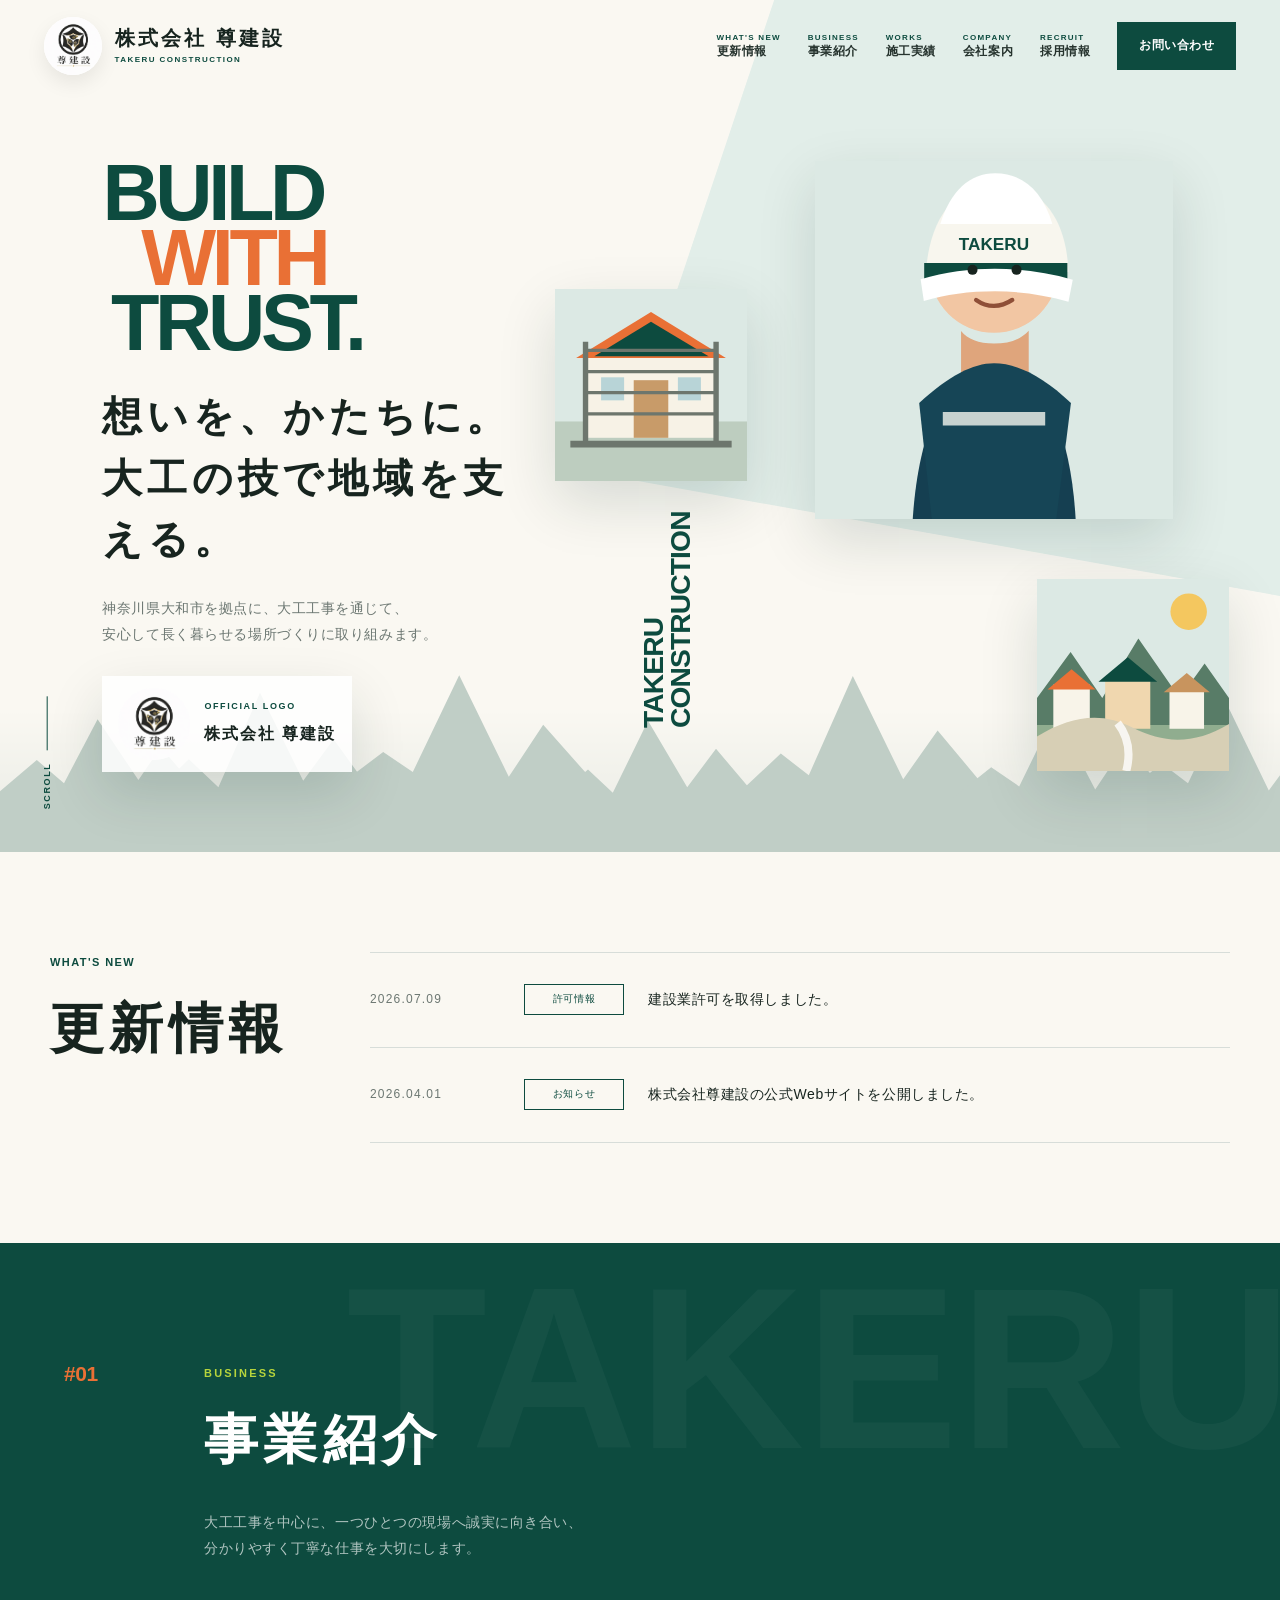
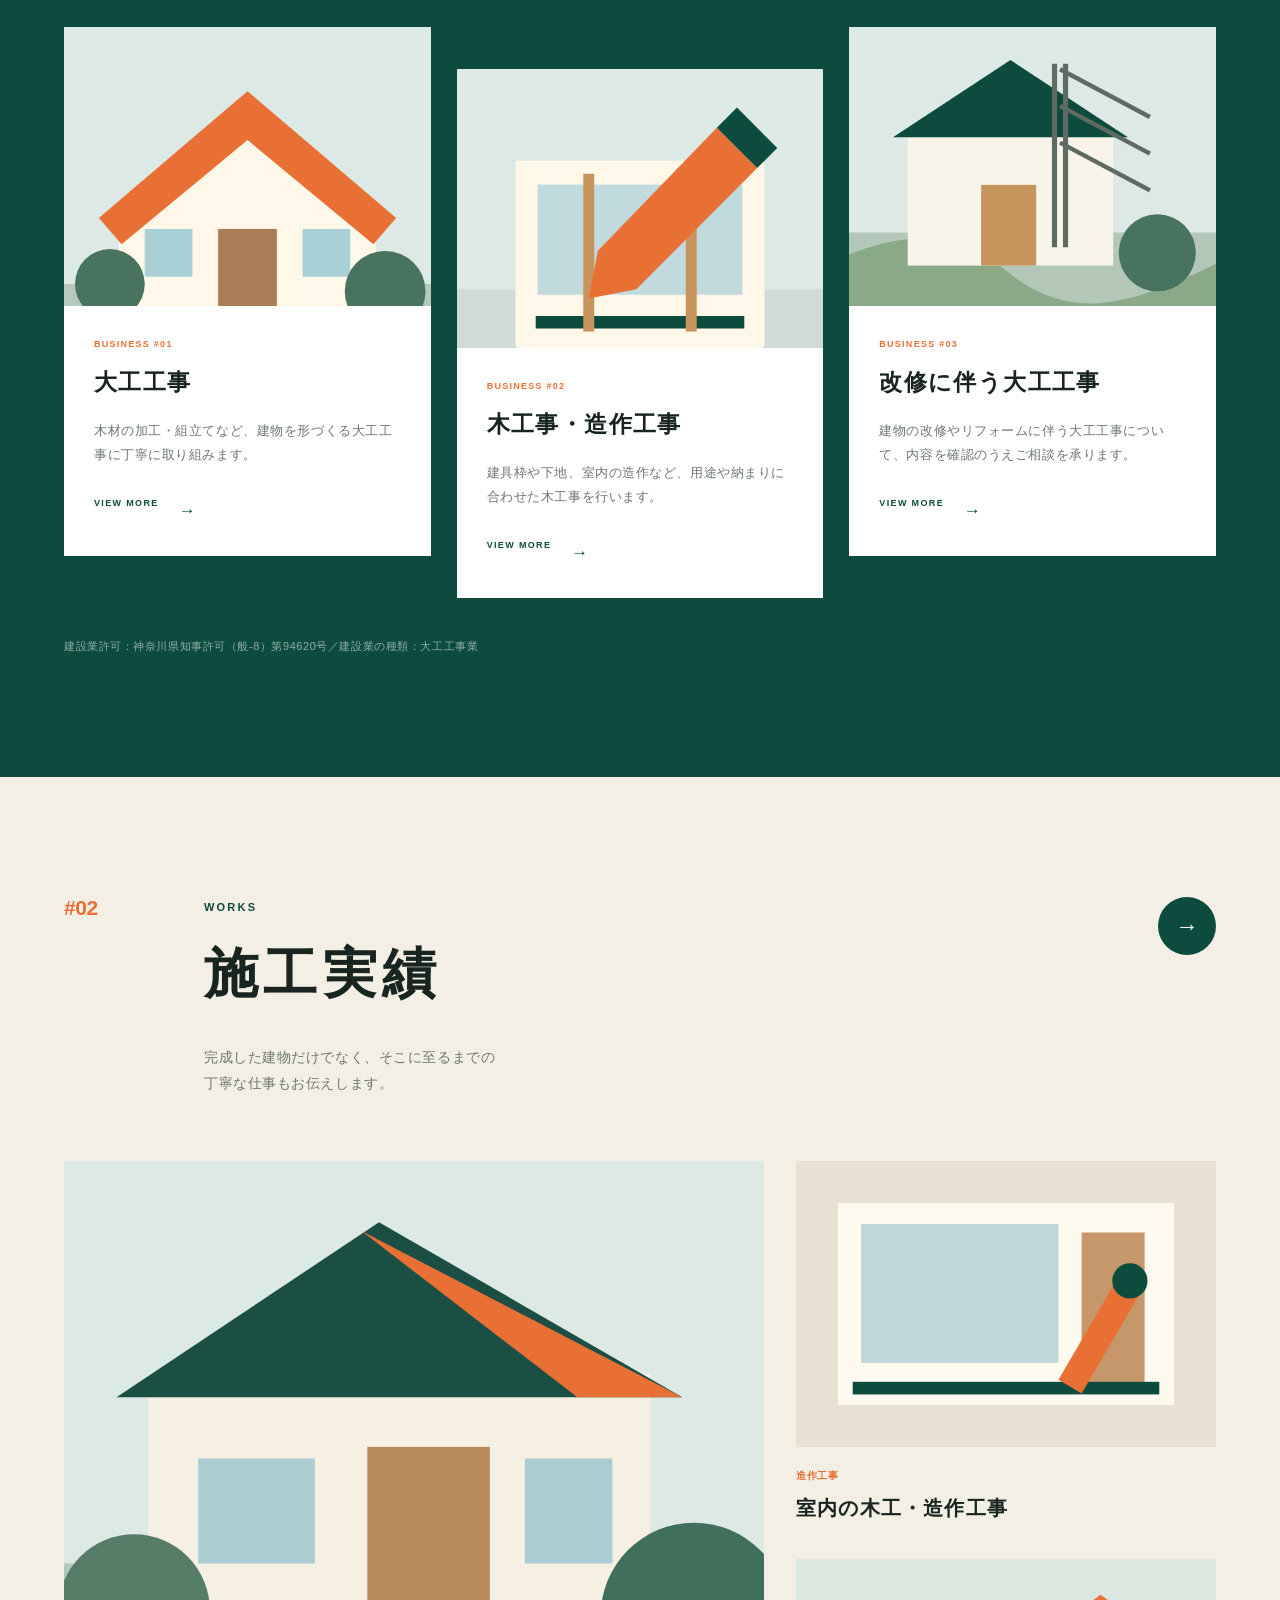
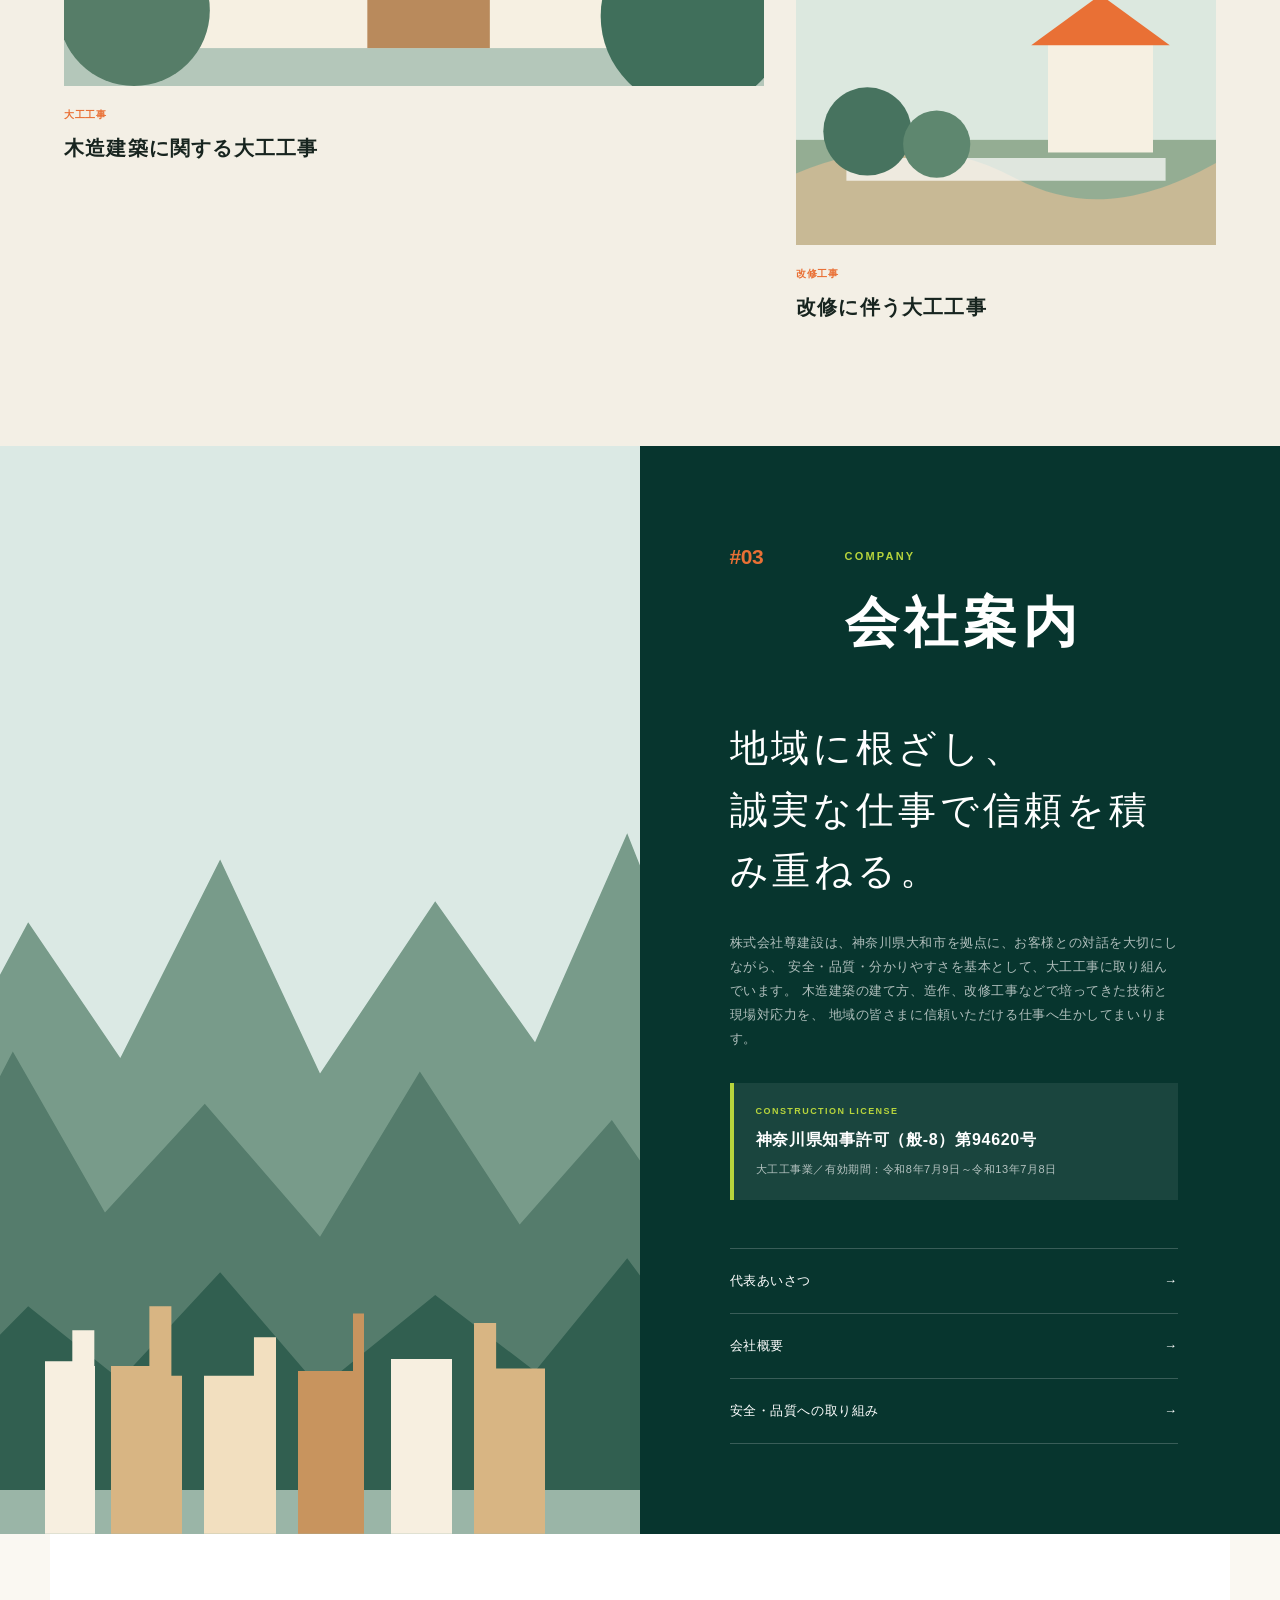
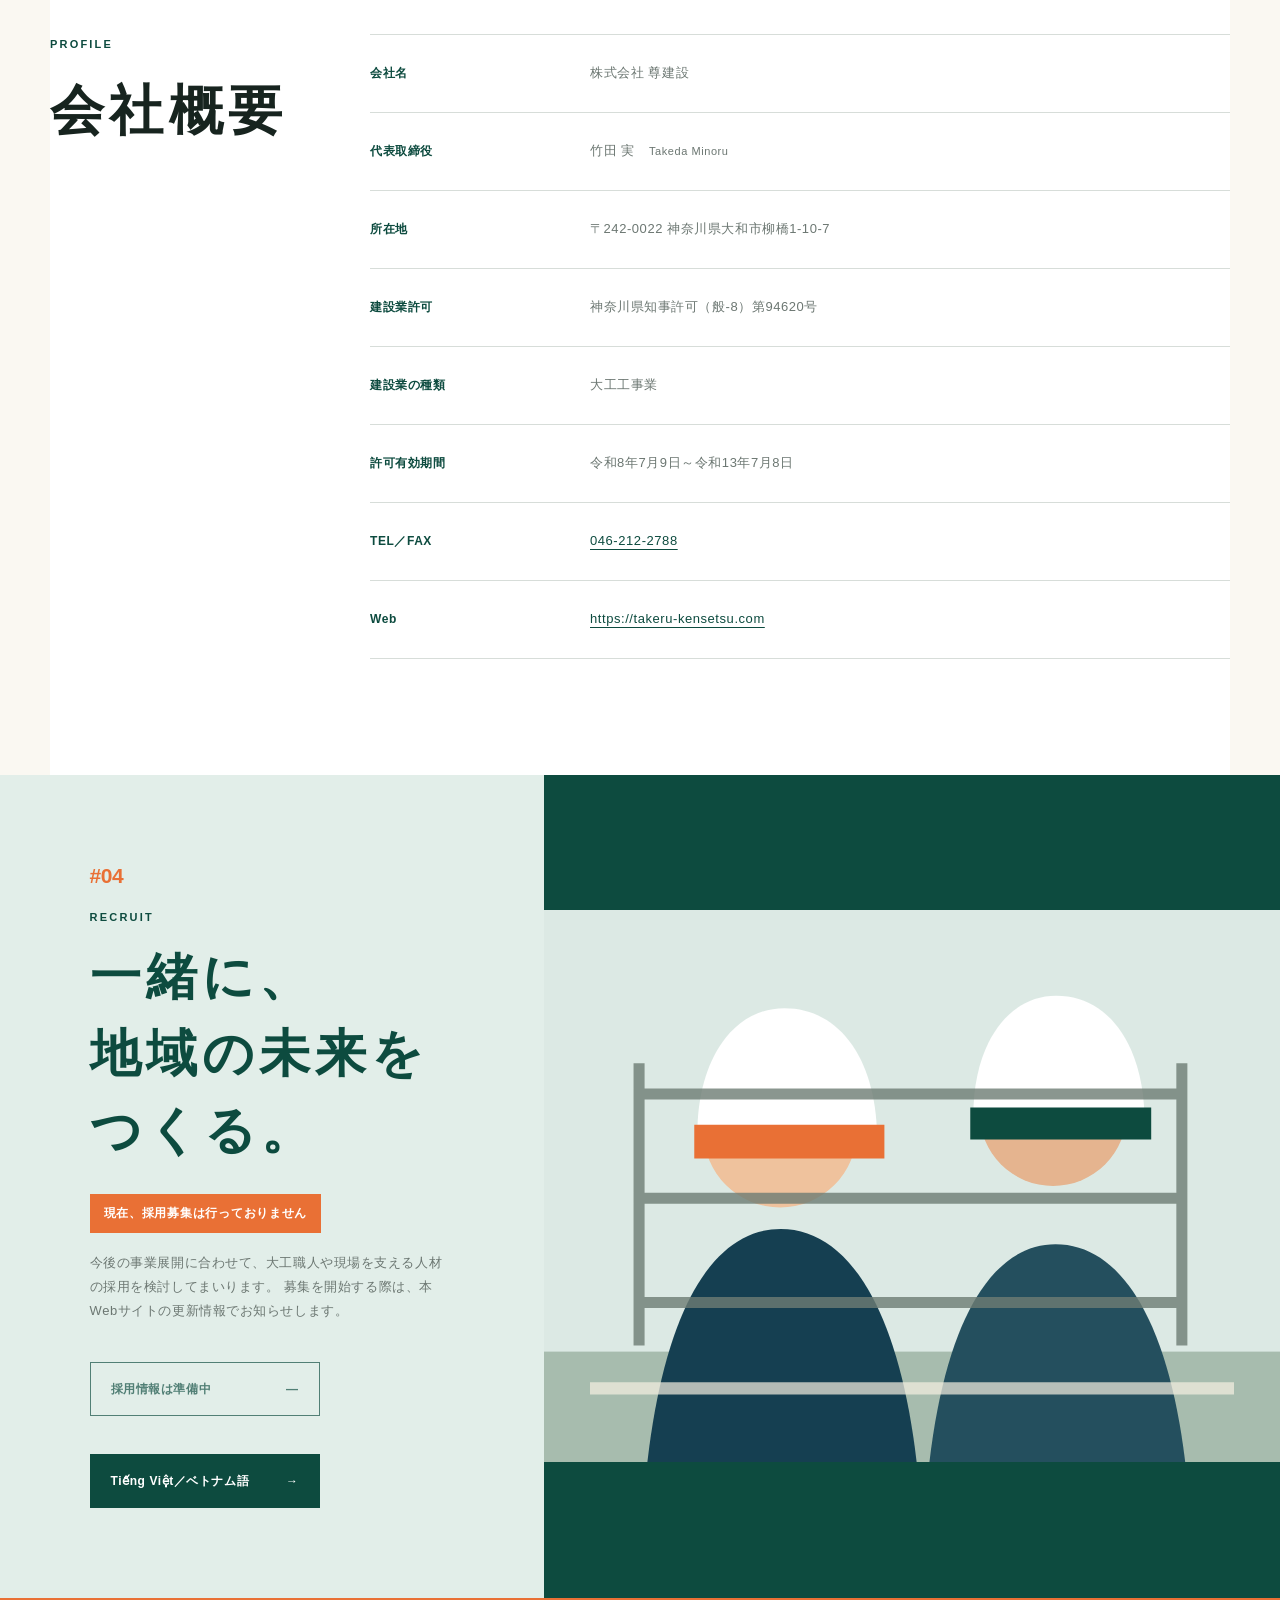
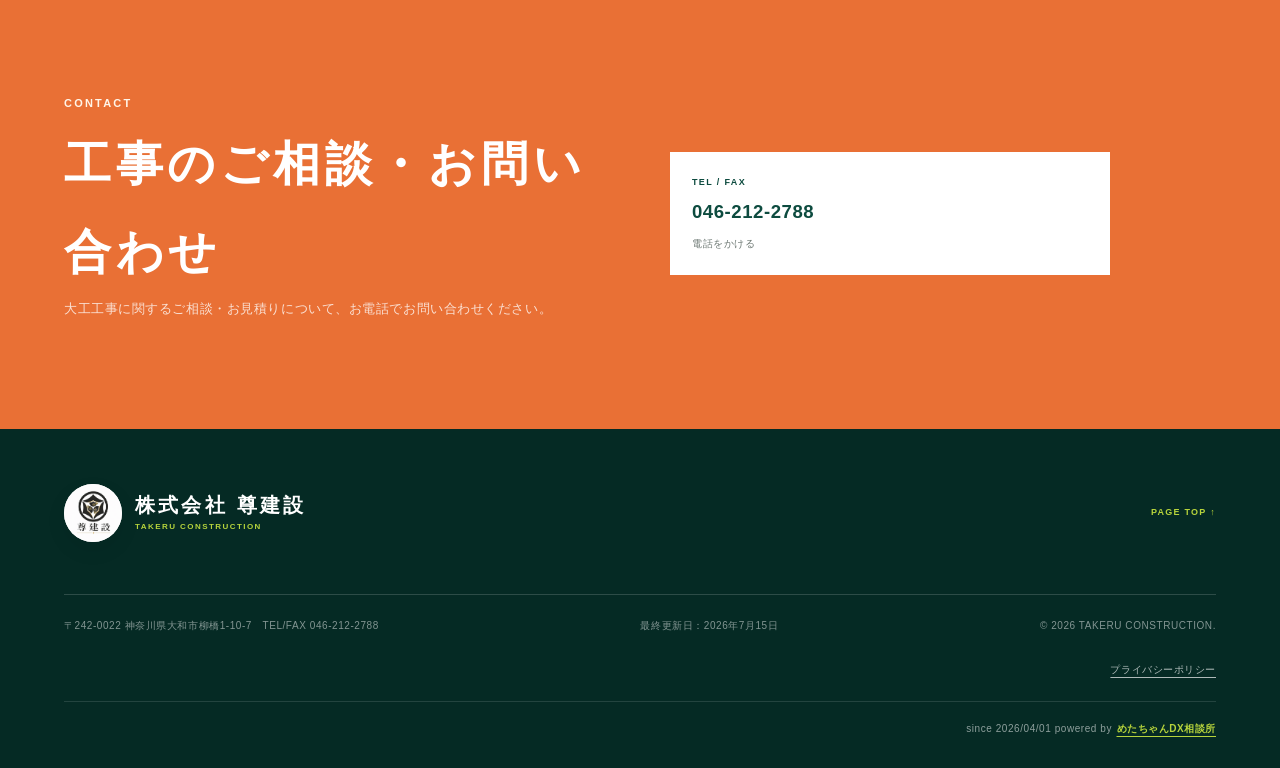
<file: index.html>
<!doctype html>
<html lang="ja">
<head>
  <meta charset="utf-8">
  <meta name="viewport" content="width=device-width, initial-scale=1">
  <meta name="description" content="株式会社尊建設の公式Webサイト。神奈川県大和市を拠点に、大工工事を通じて地域の暮らしと未来を支えます。">
  <meta name="theme-color" content="#0d4b3f">
  <meta property="og:title" content="株式会社尊建設｜地域の明日をつくる">
  <meta property="og:description" content="神奈川県大和市を拠点に、大工工事を通じて地域の暮らしと未来を支える建設会社です。">
  <meta property="og:type" content="website">
  <meta name="date" content="2026-07-15">
  <title>株式会社尊建設｜神奈川県大和市の大工工事</title>
  <link rel="canonical" href="https://takeru-kensetsu.com/">
  <link rel="icon" href="favicon.ico" sizes="any">
  <link rel="icon" type="image/png" href="assets/favicon.png">
  <link rel="apple-touch-icon" href="assets/apple-touch-icon.png">
  <link rel="stylesheet" href="assets/style.css">
  <script type="application/ld+json">
{
  "@context": "https://schema.org",
  "@type": "GeneralContractor",
  "name": "株式会社 尊建設",
  "url": "https://takeru-kensetsu.com/",
  "logo": "https://takeru-kensetsu.com/assets/images/logo.png",
  "telephone": "+81-46-212-2788",
  "dateModified": "2026-07-15",
  "address": {
    "@type": "PostalAddress",
    "postalCode": "242-0022",
    "addressRegion": "神奈川県",
    "addressLocality": "大和市",
    "streetAddress": "柳橋1-10-7",
    "addressCountry": "JP"
  },
  "founder": {
    "@type": "Person",
    "name": "竹田 実"
  }
}
  </script>
</head>
<body>
  <header class="site-header" id="siteHeader">
    <a class="brand" href="#top" aria-label="株式会社尊建設 トップへ">
      <img class="brand-logo" src="assets/images/logo.png" alt="株式会社尊建設 ロゴ">
      <span class="brand-text">
        <strong>株式会社 尊建設</strong>
        <small>TAKERU CONSTRUCTION</small>
      </span>
    </a>

    <button class="menu-button" id="menuButton" type="button"
      aria-label="メニューを開く" aria-controls="globalNav" aria-expanded="false">
      <span></span><span></span><span></span>
    </button>

    <nav class="global-nav" id="globalNav" aria-label="メインメニュー">
      <a href="#news"><span>WHAT&#39;S NEW</span>更新情報</a>
      <a href="#business"><span>BUSINESS</span>事業紹介</a>
      <a href="#works"><span>WORKS</span>施工実績</a>
      <a href="#company"><span>COMPANY</span>会社案内</a>
      <a href="#recruit"><span>RECRUIT</span>採用情報</a>
      <a class="nav-contact" href="#contact">お問い合わせ</a>
    </nav>
  </header>

  <main id="top">
    <section class="hero" aria-labelledby="heroTitle">
      <div class="hero-tree" aria-hidden="true"></div>

      <div class="hero-copy">
        <p class="hero-en">
          <span>BUILD</span>
          <span>WITH</span>
          <span>TRUST.</span>
        </p>
        <h1 id="heroTitle">想いを、かたちに。<br>大工の技で地域を支える。</h1>
        <p class="hero-sub">
          神奈川県大和市を拠点に、大工工事を通じて、<br>
          安心して長く暮らせる場所づくりに取り組みます。
        </p>
        <div class="hero-logo-badge">
          <img src="assets/images/logo.png" alt="株式会社尊建設 ロゴ">
          <div>
            <small>OFFICIAL LOGO</small>
            <strong>株式会社 尊建設</strong>
          </div>
        </div>
      </div>

      <div class="hero-visual" aria-label="尊建設の仕事を表すイメージ">
        <figure class="visual-card visual-main">
          <img src="assets/images/hero-worker.svg" alt="現場で働く作業員を表したイラスト">
        </figure>
        <figure class="visual-card visual-sub visual-sub-a">
          <img src="assets/images/hero-building.svg" alt="建築現場を表したイラスト">
        </figure>
        <figure class="visual-card visual-sub visual-sub-b">
          <img src="assets/images/hero-community.svg" alt="地域の街並みを表したイラスト">
        </figure>
        <div class="hero-label">TAKERU<br>CONSTRUCTION</div>
      </div>

      <a class="scroll-guide" href="#news">
        <span>SCROLL</span>
        <i aria-hidden="true"></i>
      </a>
    </section>

    <section class="news section-wrap" id="news">
      <div class="section-side">
        <p class="section-index">WHAT&#39;S NEW</p>
        <h2>更新情報</h2>
      </div>

      <div class="news-list">
        <article class="news-item">
          <time datetime="2026-07-09">2026.07.09</time>
          <span class="news-category">許可情報</span>
          <a href="#profile">建設業許可を取得しました。</a>
        </article>
        <article class="news-item">
          <time datetime="2026-04-01">2026.04.01</time>
          <span class="news-category">お知らせ</span>
          <a href="#top">株式会社尊建設の公式Webサイトを公開しました。</a>
        </article>
      </div>
    </section>

    <section class="business" id="business">
      <div class="section-heading section-heading-light">
        <p class="number">#01</p>
        <div>
          <p class="section-index">BUSINESS</p>
          <h2>事業紹介</h2>
          <p class="section-lead">
            大工工事を中心に、一つひとつの現場へ誠実に向き合い、<br>
            分かりやすく丁寧な仕事を大切にします。
          </p>
        </div>
      </div>

      <div class="business-cards">
        <article class="business-card">
          <div class="business-image">
            <img src="assets/images/business-building.svg" alt="">
          </div>
          <div class="business-body">
            <p class="card-number">BUSINESS #01</p>
            <h3>大工工事</h3>
            <p>木材の加工・組立てなど、建物を形づくる大工工事に丁寧に取り組みます。</p>
            <a class="text-link" href="business-carpentry.html">VIEW MORE <i>→</i></a>
          </div>
        </article>

        <article class="business-card">
          <div class="business-image">
            <img src="assets/images/business-renovation.svg" alt="">
          </div>
          <div class="business-body">
            <p class="card-number">BUSINESS #02</p>
            <h3>木工事・造作工事</h3>
            <p>建具枠や下地、室内の造作など、用途や納まりに合わせた木工事を行います。</p>
            <a class="text-link" href="business-joinery.html">VIEW MORE <i>→</i></a>
          </div>
        </article>

        <article class="business-card">
          <div class="business-image">
            <img src="assets/images/business-exterior.svg" alt="">
          </div>
          <div class="business-body">
            <p class="card-number">BUSINESS #03</p>
            <h3>改修に伴う大工工事</h3>
            <p>建物の改修やリフォームに伴う大工工事について、内容を確認のうえご相談を承ります。</p>
            <a class="text-link" href="business-renovation.html">VIEW MORE <i>→</i></a>
          </div>
        </article>
      </div>

      <p class="provisional-note">
        建設業許可：神奈川県知事許可（般-8）第94620号／建設業の種類：大工工事業
      </p>
    </section>

    <section class="works" id="works">
      <div class="section-heading">
        <p class="number">#02</p>
        <div>
          <p class="section-index">WORKS</p>
          <h2>施工実績</h2>
          <p class="section-lead">
            完成した建物だけでなく、そこに至るまでの<br>
            丁寧な仕事もお伝えします。
          </p>
        </div>
        <a class="round-link" href="#contact" aria-label="施工実績一覧へ">→</a>
      </div>

      <div class="works-grid">
        <article class="work-card work-large">
          <div class="work-image">
            <img src="assets/images/work-house.svg" alt="住宅施工事例のイメージ">
          </div>
          <p class="work-type">大工工事</p>
          <h3>木造建築に関する大工工事</h3>
        </article>
        <article class="work-card">
          <div class="work-image">
            <img src="assets/images/work-renovation.svg" alt="改修工事事例のイメージ">
          </div>
          <p class="work-type">造作工事</p>
          <h3>室内の木工・造作工事</h3>
        </article>
        <article class="work-card">
          <div class="work-image">
            <img src="assets/images/work-exterior.svg" alt="外構工事事例のイメージ">
          </div>
          <p class="work-type">改修工事</p>
          <h3>改修に伴う大工工事</h3>
        </article>
      </div>

    </section>

    <section class="company" id="company">
      <div class="company-photo" aria-hidden="true">
        <div class="company-landscape">
          <span class="mountain mountain-a"></span>
          <span class="mountain mountain-b"></span>
          <span class="mountain mountain-c"></span>
          <span class="town"></span>
        </div>
      </div>

      <div class="company-content">
        <div class="section-heading section-heading-light">
          <p class="number">#03</p>
          <div>
            <p class="section-index">COMPANY</p>
            <h2>会社案内</h2>
          </div>
        </div>

        <p class="company-message">
          地域に根ざし、<br>
          誠実な仕事で信頼を積み重ねる。
        </p>
        <p class="company-text">
          株式会社尊建設は、神奈川県大和市を拠点に、お客様との対話を大切にしながら、
          安全・品質・分かりやすさを基本として、大工工事に取り組んでいます。
          木造建築の建て方、造作、改修工事などで培ってきた技術と現場対応力を、
          地域の皆さまに信頼いただける仕事へ生かしてまいります。
        </p>

        <div class="permit-badge">
          <small>CONSTRUCTION LICENSE</small>
          <strong>神奈川県知事許可（般-8）第94620号</strong>
          <span>大工工事業／有効期間：令和8年7月9日～令和13年7月8日</span>
        </div>

        <div class="company-links">
          <a href="message.html">代表あいさつ <span>→</span></a>
          <a href="#profile">会社概要 <span>→</span></a>
          <a href="safety-quality.html">安全・品質への取り組み <span>→</span></a>
        </div>
      </div>
    </section>

    <section class="profile section-wrap" id="profile">
      <div class="section-side">
        <p class="section-index">PROFILE</p>
        <h2>会社概要</h2>
      </div>
      <dl class="profile-list">
        <div><dt>会社名</dt><dd>株式会社 尊建設</dd></div>
        <div><dt>代表取締役</dt><dd>竹田 実 <span class="profile-en">Takeda Minoru</span></dd></div>
        <div><dt>所在地</dt><dd>〒242-0022 神奈川県大和市柳橋1-10-7</dd></div>
        <div><dt>建設業許可</dt><dd>神奈川県知事許可（般-8）第94620号</dd></div>
        <div><dt>建設業の種類</dt><dd>大工工事業</dd></div>
        <div><dt>許可有効期間</dt><dd>令和8年7月9日～令和13年7月8日</dd></div>
        <div><dt>TEL／FAX</dt><dd><a href="tel:0462122788">046-212-2788</a></dd></div>
        <div><dt>Web</dt><dd><a href="https://takeru-kensetsu.com/">https://takeru-kensetsu.com</a></dd></div>
      </dl>
    </section>

    <section class="recruit" id="recruit">
      <div class="recruit-copy">
        <p class="number">#04</p>
        <p class="section-index">RECRUIT</p>
        <h2>一緒に、<br>地域の未来をつくる。</h2>
        <div class="recruit-status">現在、採用募集は行っておりません</div>
        <p>
          今後の事業展開に合わせて、大工職人や現場を支える人材の採用を検討してまいります。
          募集を開始する際は、本Webサイトの更新情報でお知らせします。
        </p>
        <div class="recruit-links">
          <span class="outline-link outline-link-disabled">採用情報は準備中 <span>—</span></span>
          <a class="outline-link recruit-language-link" href="recruit-vietnamese.html">
            Tiếng Việt／ベトナム語 <span>→</span>
          </a>
        </div>
      </div>
      <div class="recruit-visual">
        <img src="assets/images/recruit.svg" alt="建設現場で働く仲間を表したイラスト">
      </div>
    </section>

    <section class="contact" id="contact">
      <div>
        <p class="section-index">CONTACT</p>
        <h2>工事のご相談・お問い合わせ</h2>
        <p>大工工事に関するご相談・お見積りについて、お電話でお問い合わせください。</p>
      </div>
      <div class="contact-actions contact-actions-single">
        <a class="contact-item" href="tel:0462122788">
          <small>TEL / FAX</small>
          <strong>046-212-2788</strong>
          <span>電話をかける</span>
        </a>
      </div>
    </section>
  </main>

  <footer class="site-footer">
    <div class="footer-top">
      <a class="brand footer-brand" href="#top">
        <img class="brand-logo" src="assets/images/logo.png" alt="株式会社尊建設 ロゴ">
        <span class="brand-text">
          <strong>株式会社 尊建設</strong>
          <small>TAKERU CONSTRUCTION</small>
        </span>
      </a>
      <a class="page-top" href="#top">PAGE TOP ↑</a>
    </div>
    <div class="footer-bottom">
      <p>〒242-0022 神奈川県大和市柳橋1-10-7　TEL/FAX 046-212-2788</p>
      <p>最終更新日：<time datetime="2026-07-15">2026年7月15日</time></p>
      <p>© <span id="year"></span> TAKERU CONSTRUCTION.</p>
    </div>
      <p class="footer-legal"><a href="privacy-policy.html">プライバシーポリシー</a></p>
    <div class="footer-credit">
      <span>since 2026/04/01 powered by</span>
      <a href="https://metachan.jp/" target="_blank" rel="noopener noreferrer">
        めたちゃんDX相談所
      </a>
    </div>
  </footer>

  <button class="floating-page-top" type="button" data-page-top
    aria-label="ページ上部へ戻る">
    <span aria-hidden="true">↑</span>
    <small>TOP</small>
  </button>
  <script src="assets/script.js" defer></script>
</body>
</html>
</file>
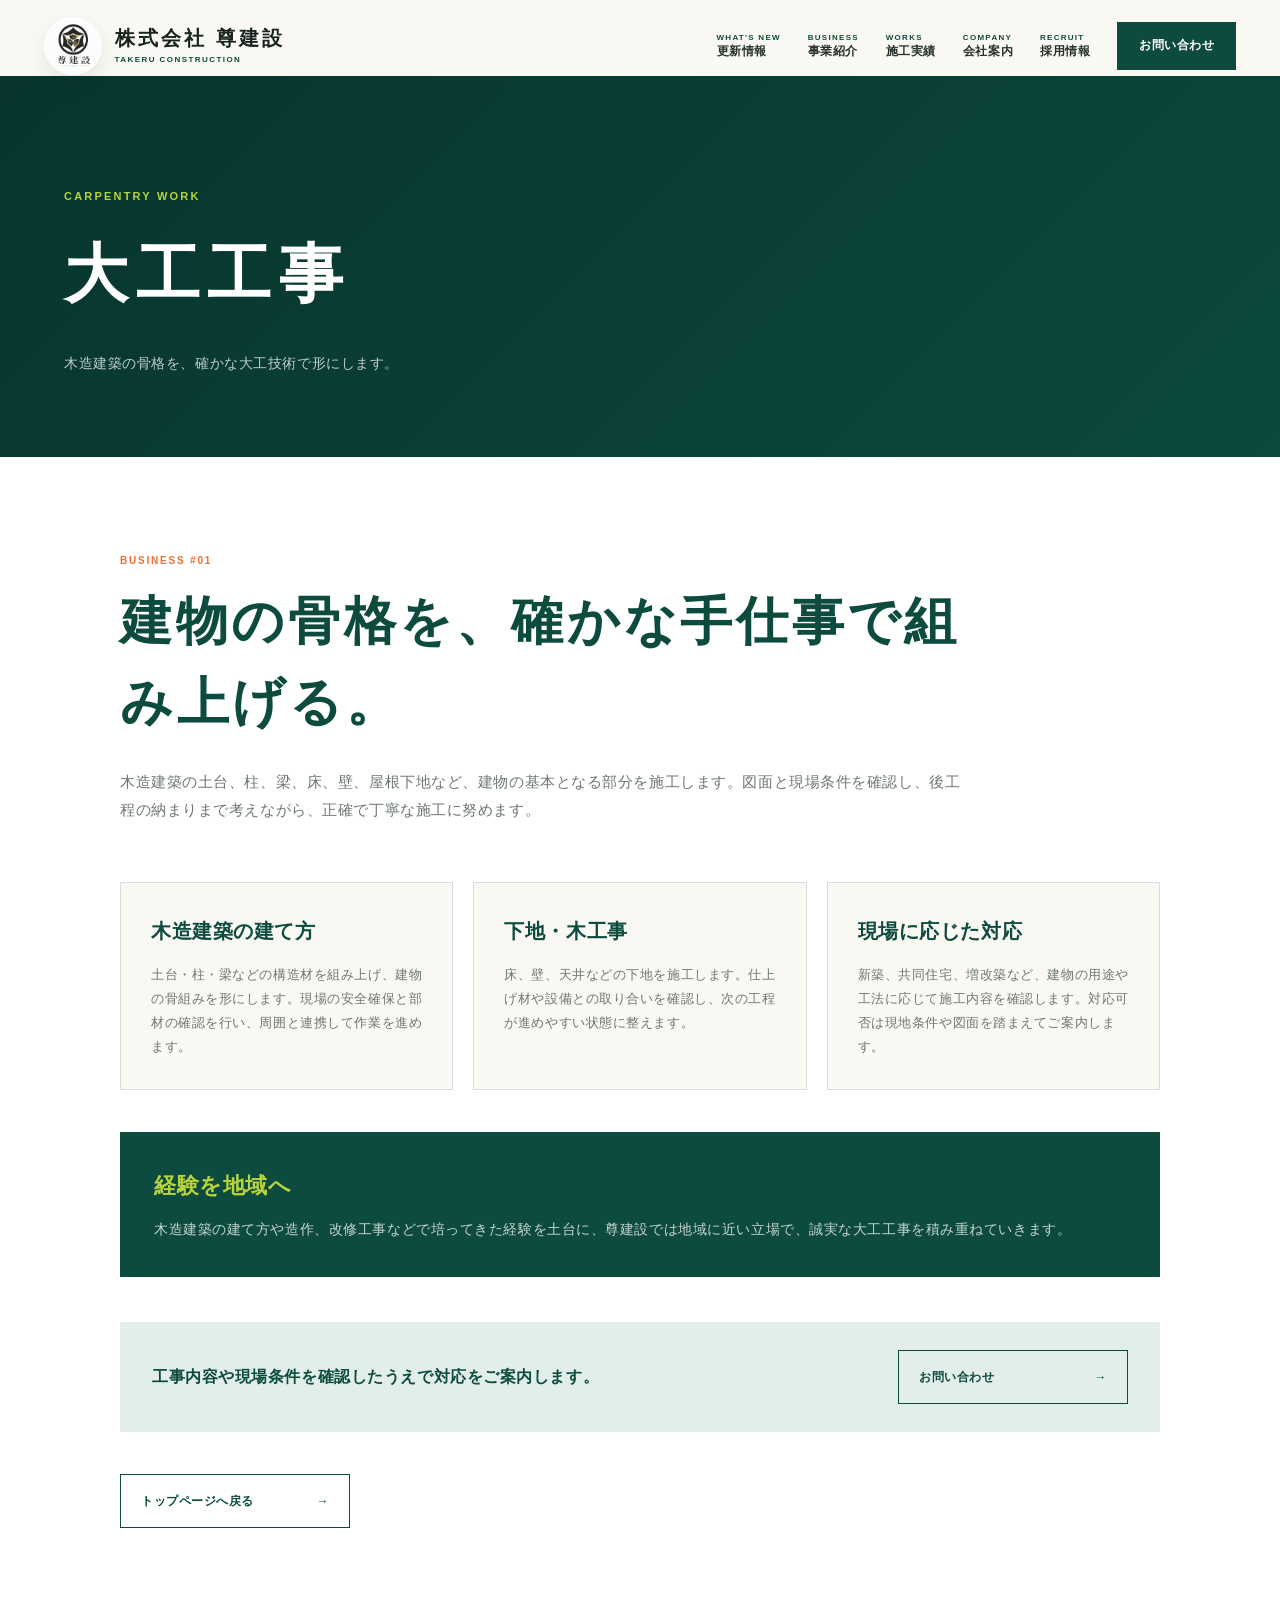
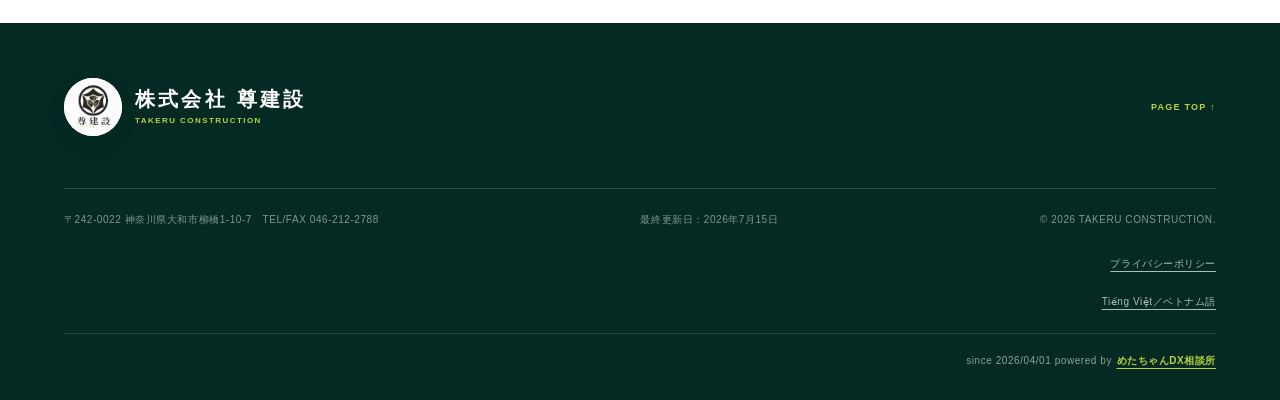
<file: business-carpentry.html>
<!doctype html>
<html lang="ja">
<head>
  <meta charset="utf-8">
  <meta name="viewport" content="width=device-width, initial-scale=1">
  <meta name="description" content="木造建築の骨格を、確かな大工技術で形にします。">
  <meta name="theme-color" content="#0d4b3f">
  <title>大工工事｜株式会社尊建設</title>
  <link rel="canonical" href="https://takeru-kensetsu.com/business-carpentry.html">
  <link rel="icon" href="favicon.ico" sizes="any">
  <link rel="icon" type="image/png" href="assets/favicon.png">
  <link rel="apple-touch-icon" href="assets/apple-touch-icon.png">
  <link rel="stylesheet" href="assets/style.css">
</head>
<body class="subpage">
  <header class="site-header is-scrolled" id="siteHeader">
    <a class="brand" href="index.html" aria-label="株式会社尊建設 トップへ">
      <img class="brand-logo" src="assets/images/logo.png" alt="株式会社尊建設 ロゴ">
      <span class="brand-text"><strong>株式会社 尊建設</strong><small>TAKERU CONSTRUCTION</small></span>
    </a>
    <button class="menu-button" id="menuButton" type="button" aria-label="メニューを開く"
      aria-controls="globalNav" aria-expanded="false"><span></span><span></span><span></span></button>
    <nav class="global-nav" id="globalNav" aria-label="メインメニュー">
      <a href="index.html#news"><span>WHAT&#39;S NEW</span>更新情報</a>
      <a href="index.html#business"><span>BUSINESS</span>事業紹介</a>
      <a href="index.html#works"><span>WORKS</span>施工実績</a>
      <a href="index.html#company"><span>COMPANY</span>会社案内</a>
      <a href="index.html#recruit"><span>RECRUIT</span>採用情報</a>
      <a class="nav-contact" href="index.html#contact">お問い合わせ</a>
    </nav>
  </header>
  <main>
    <section class="subpage-hero">
      <div class="subpage-hero-inner">
        <p class="section-index">CARPENTRY WORK</p>
        <h1>大工工事</h1>
        <p>木造建築の骨格を、確かな大工技術で形にします。</p>
      </div>
    </section>
    <section class="detail-page">
      <div class="detail-page-inner">
        
<div class="detail-intro">
  <p class="detail-kicker">BUSINESS #01</p>
  <h2>建物の骨格を、確かな手仕事で組み上げる。</h2>
  <p>木造建築の土台、柱、梁、床、壁、屋根下地など、建物の基本となる部分を施工します。図面と現場条件を確認し、後工程の納まりまで考えながら、正確で丁寧な施工に努めます。</p>
</div>
<div class="detail-grid">
  <article><h3>木造建築の建て方</h3><p>土台・柱・梁などの構造材を組み上げ、建物の骨組みを形にします。現場の安全確保と部材の確認を行い、周囲と連携して作業を進めます。</p></article>
  <article><h3>下地・木工事</h3><p>床、壁、天井などの下地を施工します。仕上げ材や設備との取り合いを確認し、次の工程が進めやすい状態に整えます。</p></article>
  <article><h3>現場に応じた対応</h3><p>新築、共同住宅、増改築など、建物の用途や工法に応じて施工内容を確認します。対応可否は現地条件や図面を踏まえてご案内します。</p></article>
</div>
<div class="detail-note"><strong>経験を地域へ</strong><p>木造建築の建て方や造作、改修工事などで培ってきた経験を土台に、尊建設では地域に近い立場で、誠実な大工工事を積み重ねていきます。</p></div>

        <div class="detail-cta">
          <p>工事内容や現場条件を確認したうえで対応をご案内します。</p>
          <a class="outline-link" href="index.html#contact">お問い合わせ <span>→</span></a>
        </div>
        <a class="back-home-link" href="index.html#business">トップページへ戻る <span>→</span></a>
      </div>
    </section>
  </main>
  <footer class="site-footer">
    <div class="footer-top">
      <a class="brand footer-brand" href="index.html">
        <img class="brand-logo" src="assets/images/logo.png" alt="株式会社尊建設 ロゴ">
        <span class="brand-text"><strong>株式会社 尊建設</strong><small>TAKERU CONSTRUCTION</small></span>
      </a>
      <a class="page-top" href="#">PAGE TOP ↑</a>
    </div>
    <div class="footer-bottom">
      <p>〒242-0022 神奈川県大和市柳橋1-10-7　TEL/FAX 046-212-2788</p>
      <p>最終更新日：<time datetime="2026-07-15">2026年7月15日</time></p>
      <p>© <span id="year"></span> TAKERU CONSTRUCTION.</p>
    </div>
      <p class="footer-legal"><a href="privacy-policy.html">プライバシーポリシー</a></p>
    <p class="footer-language"><a href="recruit-vietnamese.html">Tiếng Việt／ベトナム語</a></p>
    <div class="footer-credit"><span>since 2026/04/01 powered by</span>
      <a href="https://metachan.jp/" target="_blank" rel="noopener noreferrer">めたちゃんDX相談所</a>
    </div>
  </footer>
  <button class="floating-page-top" type="button" data-page-top
    aria-label="ページ上部へ戻る">
    <span aria-hidden="true">↑</span>
    <small>TOP</small>
  </button>
  <script src="assets/script.js" defer></script>
</body>
</html>
</file>
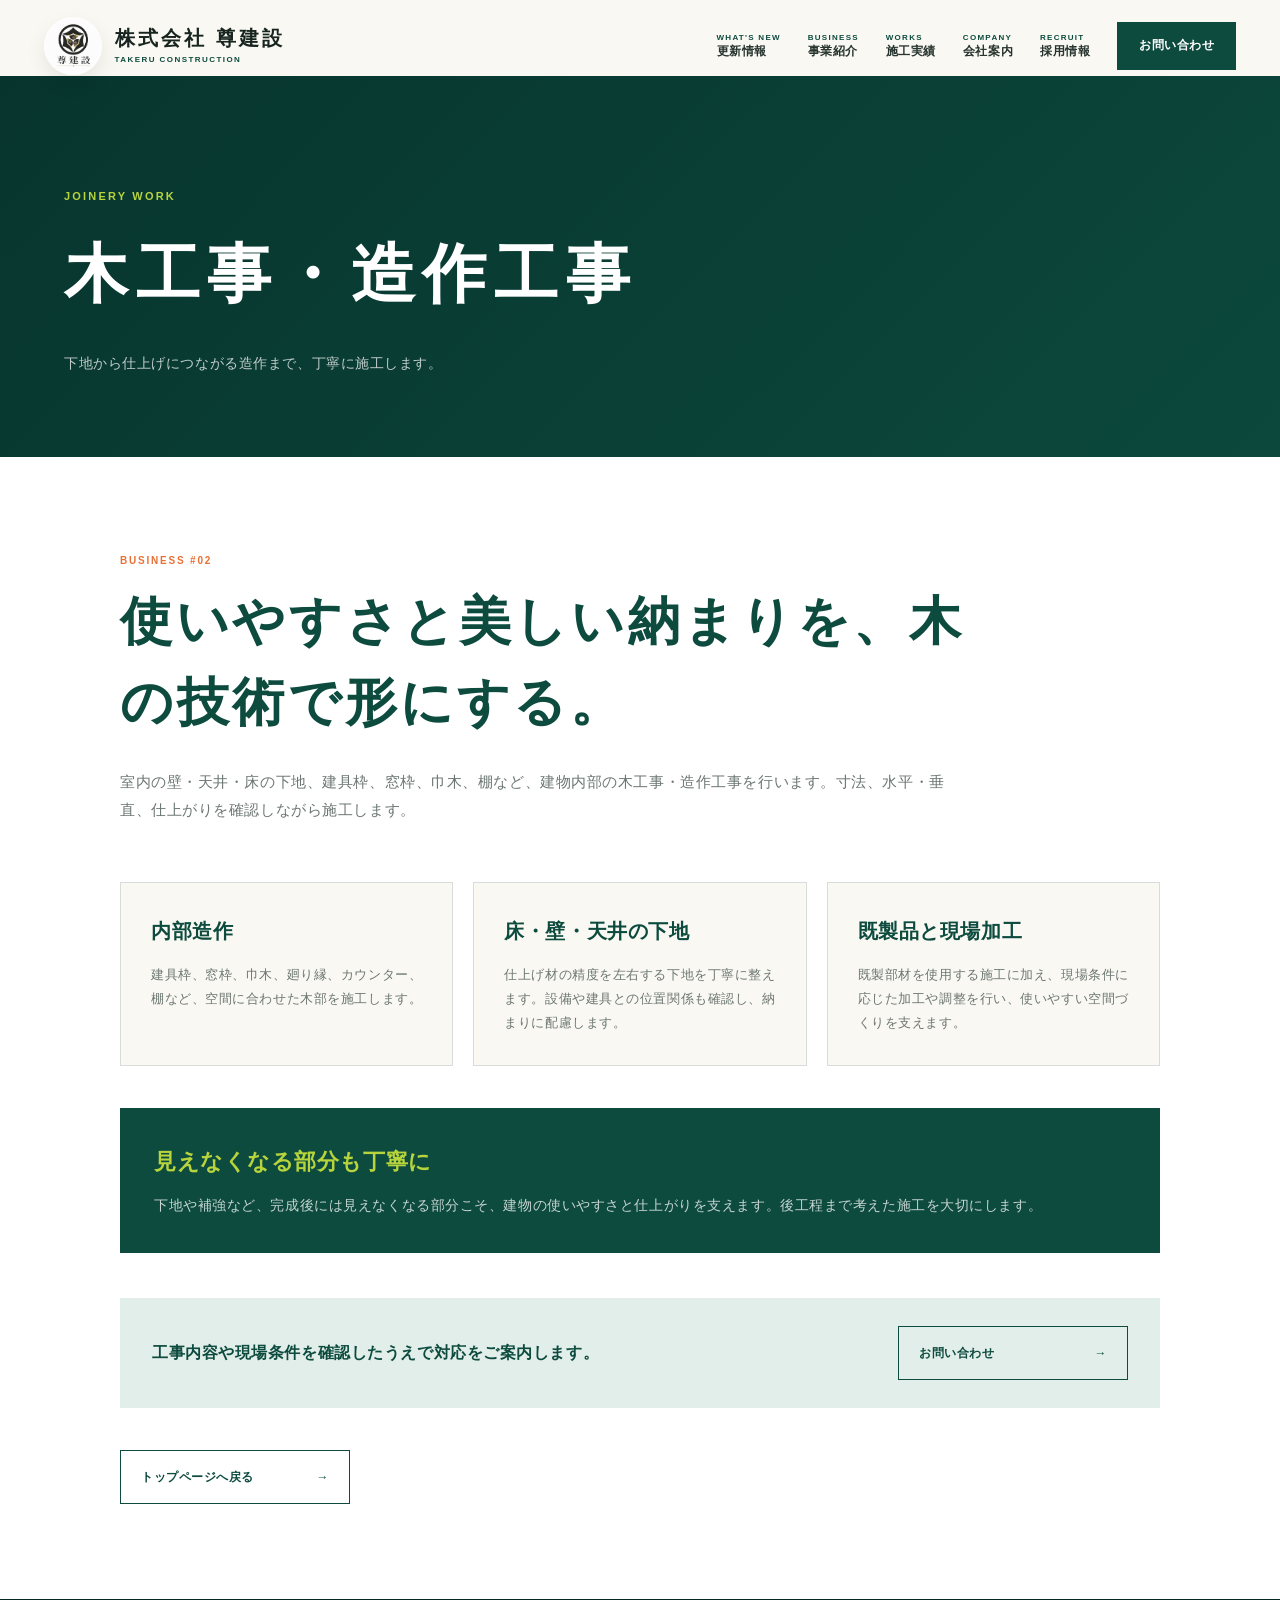
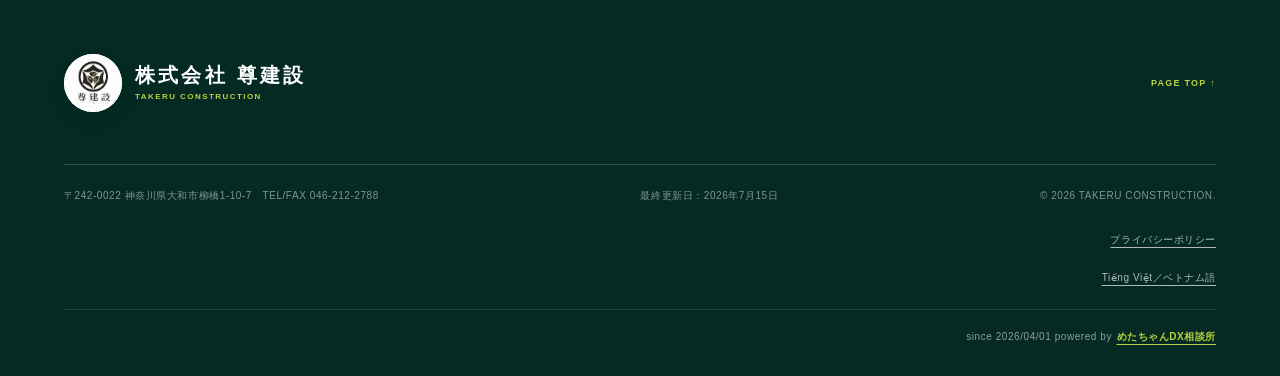
<file: business-joinery.html>
<!doctype html>
<html lang="ja">
<head>
  <meta charset="utf-8">
  <meta name="viewport" content="width=device-width, initial-scale=1">
  <meta name="description" content="下地から仕上げにつながる造作まで、丁寧に施工します。">
  <meta name="theme-color" content="#0d4b3f">
  <title>木工事・造作工事｜株式会社尊建設</title>
  <link rel="canonical" href="https://takeru-kensetsu.com/business-joinery.html">
  <link rel="icon" href="favicon.ico" sizes="any">
  <link rel="icon" type="image/png" href="assets/favicon.png">
  <link rel="apple-touch-icon" href="assets/apple-touch-icon.png">
  <link rel="stylesheet" href="assets/style.css">
</head>
<body class="subpage">
  <header class="site-header is-scrolled" id="siteHeader">
    <a class="brand" href="index.html" aria-label="株式会社尊建設 トップへ">
      <img class="brand-logo" src="assets/images/logo.png" alt="株式会社尊建設 ロゴ">
      <span class="brand-text"><strong>株式会社 尊建設</strong><small>TAKERU CONSTRUCTION</small></span>
    </a>
    <button class="menu-button" id="menuButton" type="button" aria-label="メニューを開く"
      aria-controls="globalNav" aria-expanded="false"><span></span><span></span><span></span></button>
    <nav class="global-nav" id="globalNav" aria-label="メインメニュー">
      <a href="index.html#news"><span>WHAT&#39;S NEW</span>更新情報</a>
      <a href="index.html#business"><span>BUSINESS</span>事業紹介</a>
      <a href="index.html#works"><span>WORKS</span>施工実績</a>
      <a href="index.html#company"><span>COMPANY</span>会社案内</a>
      <a href="index.html#recruit"><span>RECRUIT</span>採用情報</a>
      <a class="nav-contact" href="index.html#contact">お問い合わせ</a>
    </nav>
  </header>
  <main>
    <section class="subpage-hero">
      <div class="subpage-hero-inner">
        <p class="section-index">JOINERY WORK</p>
        <h1>木工事・造作工事</h1>
        <p>下地から仕上げにつながる造作まで、丁寧に施工します。</p>
      </div>
    </section>
    <section class="detail-page">
      <div class="detail-page-inner">
        
<div class="detail-intro">
  <p class="detail-kicker">BUSINESS #02</p>
  <h2>使いやすさと美しい納まりを、木の技術で形にする。</h2>
  <p>室内の壁・天井・床の下地、建具枠、窓枠、巾木、棚など、建物内部の木工事・造作工事を行います。寸法、水平・垂直、仕上がりを確認しながら施工します。</p>
</div>
<div class="detail-grid">
  <article><h3>内部造作</h3><p>建具枠、窓枠、巾木、廻り縁、カウンター、棚など、空間に合わせた木部を施工します。</p></article>
  <article><h3>床・壁・天井の下地</h3><p>仕上げ材の精度を左右する下地を丁寧に整えます。設備や建具との位置関係も確認し、納まりに配慮します。</p></article>
  <article><h3>既製品と現場加工</h3><p>既製部材を使用する施工に加え、現場条件に応じた加工や調整を行い、使いやすい空間づくりを支えます。</p></article>
</div>
<div class="detail-note"><strong>見えなくなる部分も丁寧に</strong><p>下地や補強など、完成後には見えなくなる部分こそ、建物の使いやすさと仕上がりを支えます。後工程まで考えた施工を大切にします。</p></div>

        <div class="detail-cta">
          <p>工事内容や現場条件を確認したうえで対応をご案内します。</p>
          <a class="outline-link" href="index.html#contact">お問い合わせ <span>→</span></a>
        </div>
        <a class="back-home-link" href="index.html#business">トップページへ戻る <span>→</span></a>
      </div>
    </section>
  </main>
  <footer class="site-footer">
    <div class="footer-top">
      <a class="brand footer-brand" href="index.html">
        <img class="brand-logo" src="assets/images/logo.png" alt="株式会社尊建設 ロゴ">
        <span class="brand-text"><strong>株式会社 尊建設</strong><small>TAKERU CONSTRUCTION</small></span>
      </a>
      <a class="page-top" href="#">PAGE TOP ↑</a>
    </div>
    <div class="footer-bottom">
      <p>〒242-0022 神奈川県大和市柳橋1-10-7　TEL/FAX 046-212-2788</p>
      <p>最終更新日：<time datetime="2026-07-15">2026年7月15日</time></p>
      <p>© <span id="year"></span> TAKERU CONSTRUCTION.</p>
    </div>
      <p class="footer-legal"><a href="privacy-policy.html">プライバシーポリシー</a></p>
    <p class="footer-language"><a href="recruit-vietnamese.html">Tiếng Việt／ベトナム語</a></p>
    <div class="footer-credit"><span>since 2026/04/01 powered by</span>
      <a href="https://metachan.jp/" target="_blank" rel="noopener noreferrer">めたちゃんDX相談所</a>
    </div>
  </footer>
  <button class="floating-page-top" type="button" data-page-top
    aria-label="ページ上部へ戻る">
    <span aria-hidden="true">↑</span>
    <small>TOP</small>
  </button>
  <script src="assets/script.js" defer></script>
</body>
</html>
</file>
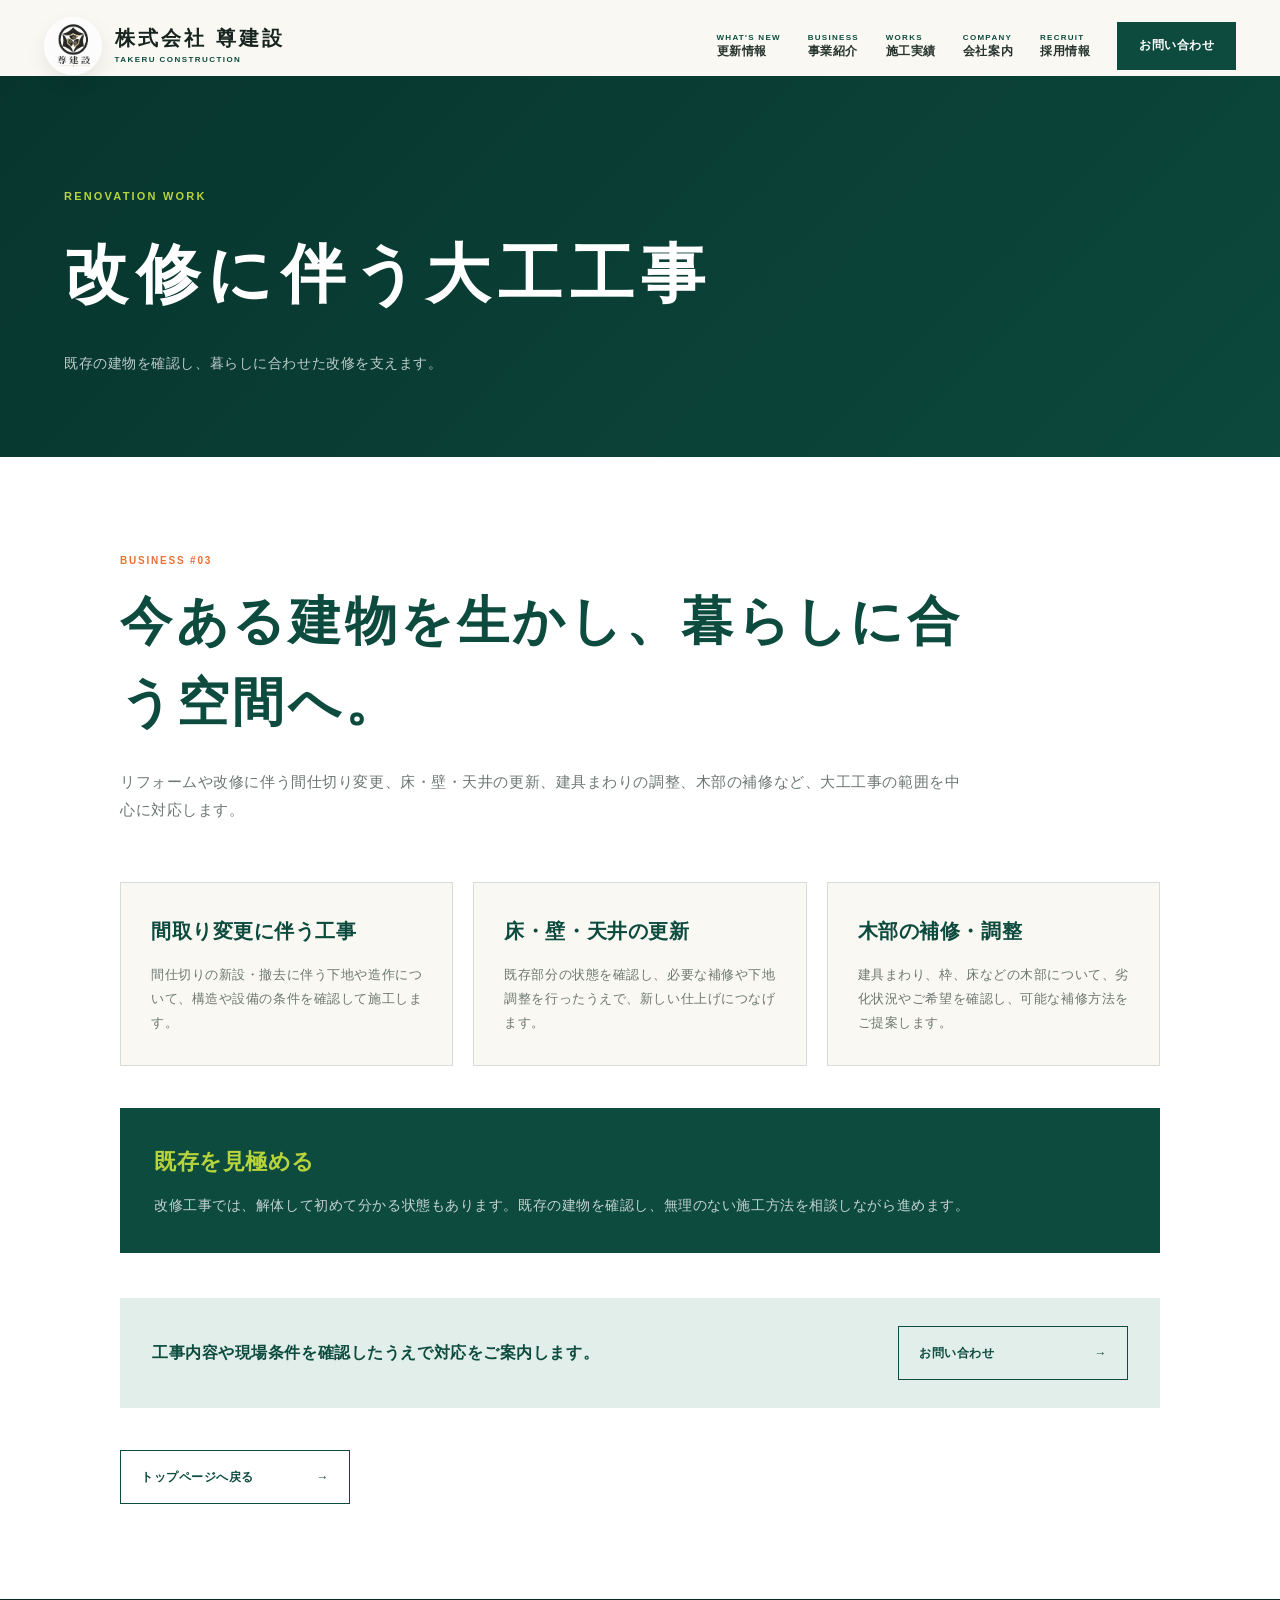
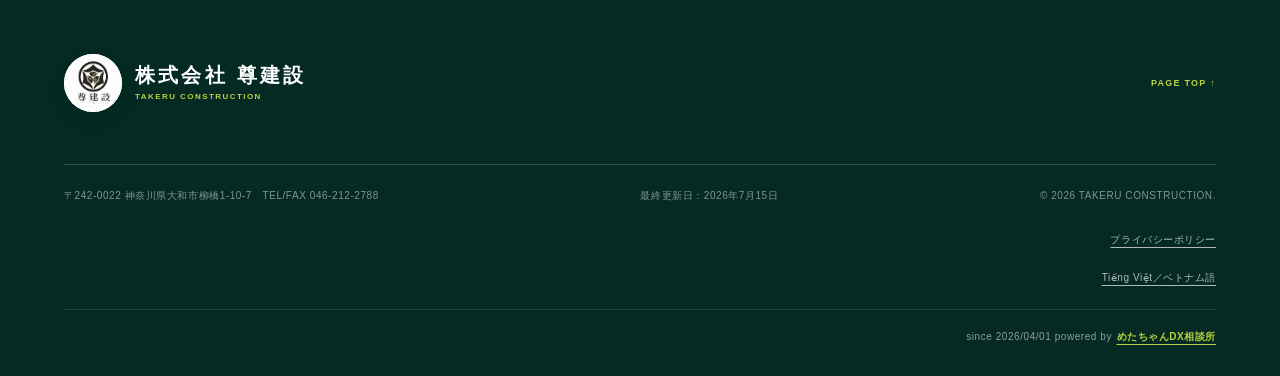
<file: business-renovation.html>
<!doctype html>
<html lang="ja">
<head>
  <meta charset="utf-8">
  <meta name="viewport" content="width=device-width, initial-scale=1">
  <meta name="description" content="既存の建物を確認し、暮らしに合わせた改修を支えます。">
  <meta name="theme-color" content="#0d4b3f">
  <title>改修に伴う大工工事｜株式会社尊建設</title>
  <link rel="canonical" href="https://takeru-kensetsu.com/business-renovation.html">
  <link rel="icon" href="favicon.ico" sizes="any">
  <link rel="icon" type="image/png" href="assets/favicon.png">
  <link rel="apple-touch-icon" href="assets/apple-touch-icon.png">
  <link rel="stylesheet" href="assets/style.css">
</head>
<body class="subpage">
  <header class="site-header is-scrolled" id="siteHeader">
    <a class="brand" href="index.html" aria-label="株式会社尊建設 トップへ">
      <img class="brand-logo" src="assets/images/logo.png" alt="株式会社尊建設 ロゴ">
      <span class="brand-text"><strong>株式会社 尊建設</strong><small>TAKERU CONSTRUCTION</small></span>
    </a>
    <button class="menu-button" id="menuButton" type="button" aria-label="メニューを開く"
      aria-controls="globalNav" aria-expanded="false"><span></span><span></span><span></span></button>
    <nav class="global-nav" id="globalNav" aria-label="メインメニュー">
      <a href="index.html#news"><span>WHAT&#39;S NEW</span>更新情報</a>
      <a href="index.html#business"><span>BUSINESS</span>事業紹介</a>
      <a href="index.html#works"><span>WORKS</span>施工実績</a>
      <a href="index.html#company"><span>COMPANY</span>会社案内</a>
      <a href="index.html#recruit"><span>RECRUIT</span>採用情報</a>
      <a class="nav-contact" href="index.html#contact">お問い合わせ</a>
    </nav>
  </header>
  <main>
    <section class="subpage-hero">
      <div class="subpage-hero-inner">
        <p class="section-index">RENOVATION WORK</p>
        <h1>改修に伴う大工工事</h1>
        <p>既存の建物を確認し、暮らしに合わせた改修を支えます。</p>
      </div>
    </section>
    <section class="detail-page">
      <div class="detail-page-inner">
        
<div class="detail-intro">
  <p class="detail-kicker">BUSINESS #03</p>
  <h2>今ある建物を生かし、暮らしに合う空間へ。</h2>
  <p>リフォームや改修に伴う間仕切り変更、床・壁・天井の更新、建具まわりの調整、木部の補修など、大工工事の範囲を中心に対応します。</p>
</div>
<div class="detail-grid">
  <article><h3>間取り変更に伴う工事</h3><p>間仕切りの新設・撤去に伴う下地や造作について、構造や設備の条件を確認して施工します。</p></article>
  <article><h3>床・壁・天井の更新</h3><p>既存部分の状態を確認し、必要な補修や下地調整を行ったうえで、新しい仕上げにつなげます。</p></article>
  <article><h3>木部の補修・調整</h3><p>建具まわり、枠、床などの木部について、劣化状況やご希望を確認し、可能な補修方法をご提案します。</p></article>
</div>
<div class="detail-note"><strong>既存を見極める</strong><p>改修工事では、解体して初めて分かる状態もあります。既存の建物を確認し、無理のない施工方法を相談しながら進めます。</p></div>

        <div class="detail-cta">
          <p>工事内容や現場条件を確認したうえで対応をご案内します。</p>
          <a class="outline-link" href="index.html#contact">お問い合わせ <span>→</span></a>
        </div>
        <a class="back-home-link" href="index.html#business">トップページへ戻る <span>→</span></a>
      </div>
    </section>
  </main>
  <footer class="site-footer">
    <div class="footer-top">
      <a class="brand footer-brand" href="index.html">
        <img class="brand-logo" src="assets/images/logo.png" alt="株式会社尊建設 ロゴ">
        <span class="brand-text"><strong>株式会社 尊建設</strong><small>TAKERU CONSTRUCTION</small></span>
      </a>
      <a class="page-top" href="#">PAGE TOP ↑</a>
    </div>
    <div class="footer-bottom">
      <p>〒242-0022 神奈川県大和市柳橋1-10-7　TEL/FAX 046-212-2788</p>
      <p>最終更新日：<time datetime="2026-07-15">2026年7月15日</time></p>
      <p>© <span id="year"></span> TAKERU CONSTRUCTION.</p>
    </div>
      <p class="footer-legal"><a href="privacy-policy.html">プライバシーポリシー</a></p>
    <p class="footer-language"><a href="recruit-vietnamese.html">Tiếng Việt／ベトナム語</a></p>
    <div class="footer-credit"><span>since 2026/04/01 powered by</span>
      <a href="https://metachan.jp/" target="_blank" rel="noopener noreferrer">めたちゃんDX相談所</a>
    </div>
  </footer>
  <button class="floating-page-top" type="button" data-page-top
    aria-label="ページ上部へ戻る">
    <span aria-hidden="true">↑</span>
    <small>TOP</small>
  </button>
  <script src="assets/script.js" defer></script>
</body>
</html>
</file>
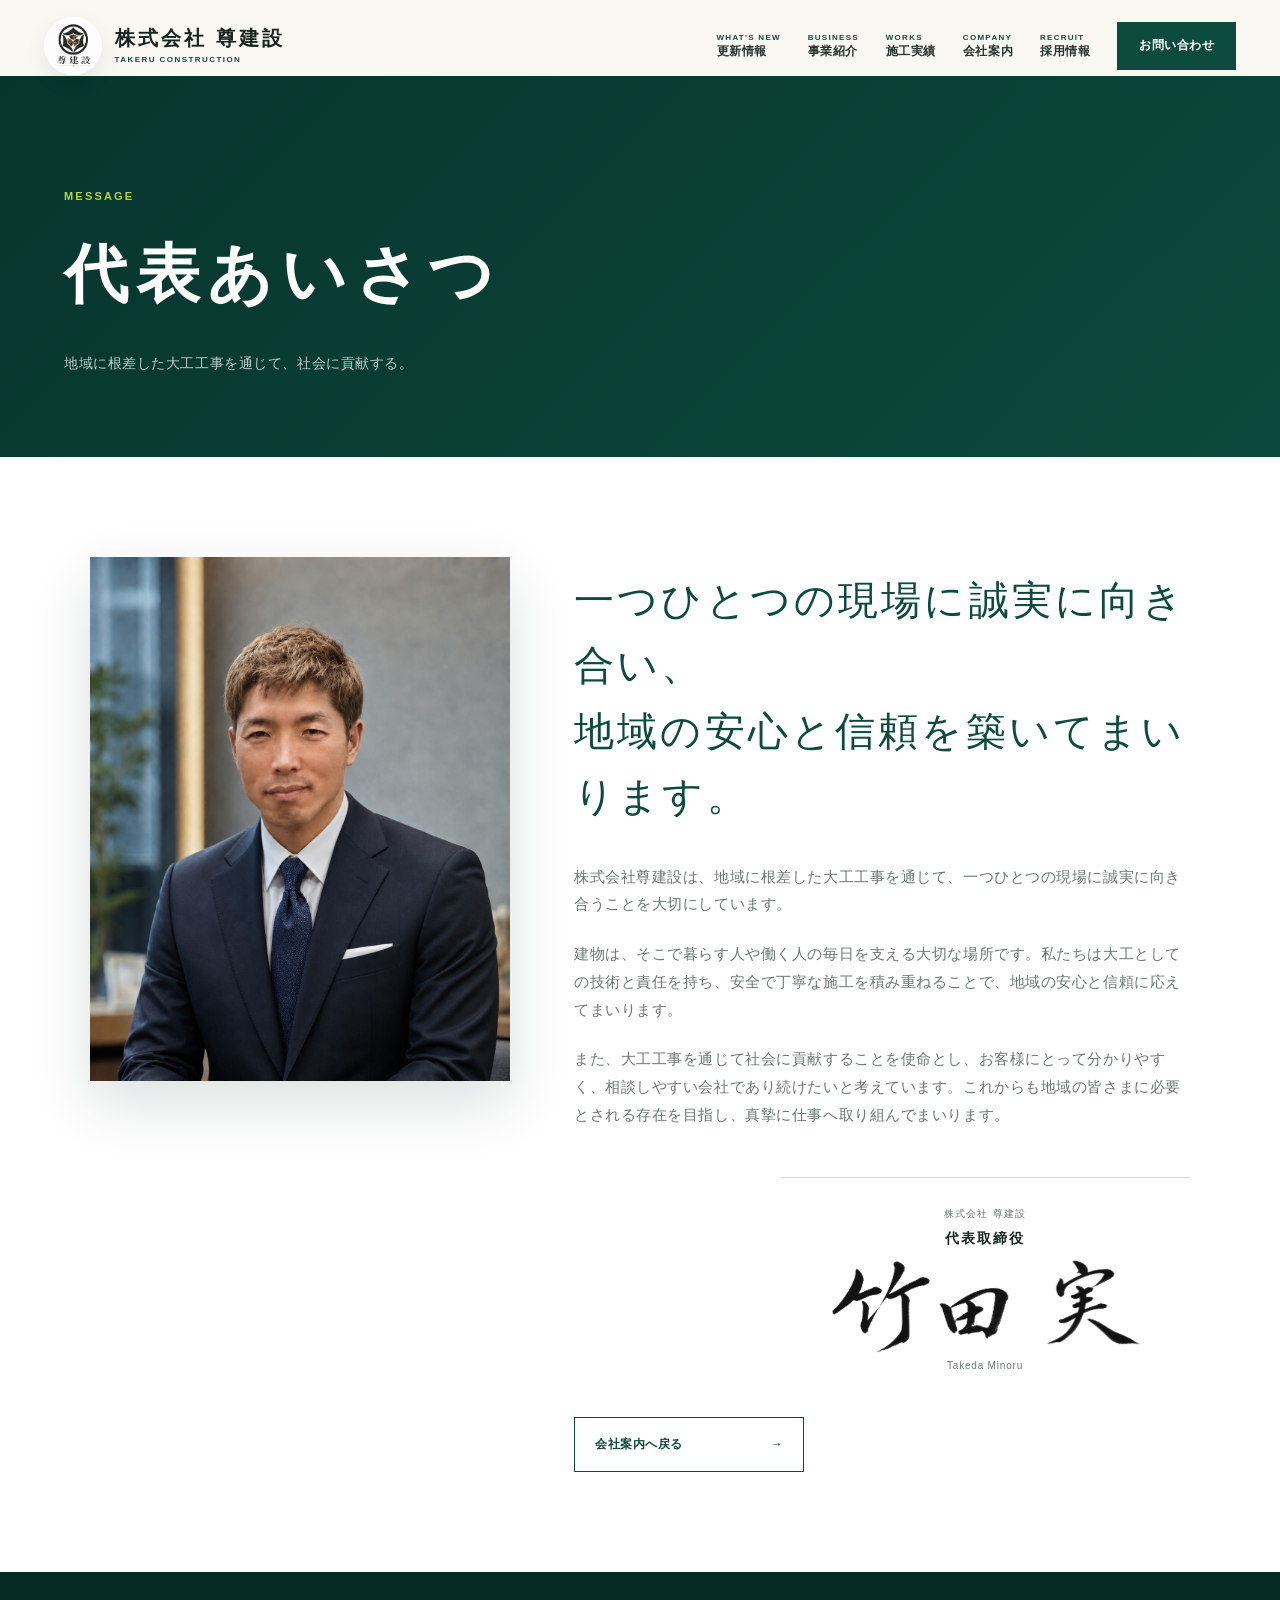
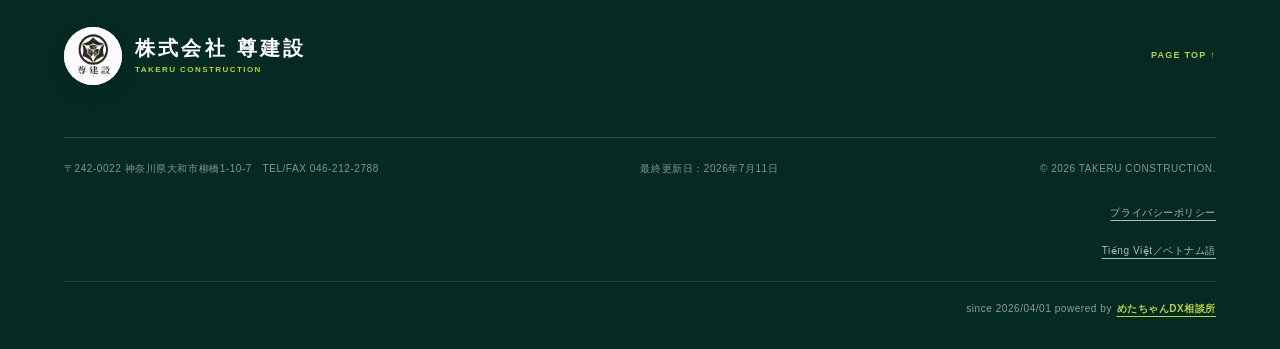
<file: message.html>
<!doctype html>
<html lang="ja">
<head>
  <meta charset="utf-8">
  <meta name="viewport" content="width=device-width, initial-scale=1">
  <meta name="description" content="株式会社尊建設 代表取締役 竹田実のあいさつ。地域に根差した大工工事を通じて社会に貢献します。">
  <meta name="theme-color" content="#0d4b3f">
  <meta property="og:title" content="代表あいさつ｜株式会社尊建設">
  <meta property="og:description" content="地域に根差した大工工事を通じて、社会に貢献する株式会社尊建設の代表あいさつです。">
  <meta property="og:type" content="article">
  <title>代表あいさつ｜株式会社尊建設</title>
  <link rel="canonical" href="https://takeru-kensetsu.com/message.html">
  <link rel="icon" href="favicon.ico" sizes="any">
  <link rel="icon" type="image/png" href="assets/favicon.png">
  <link rel="apple-touch-icon" href="assets/apple-touch-icon.png">
  <link rel="stylesheet" href="assets/style.css">
</head>
<body class="subpage">
  <header class="site-header is-scrolled" id="siteHeader">
    <a class="brand" href="index.html" aria-label="株式会社尊建設 トップへ">
      <img class="brand-logo" src="assets/images/logo.png" alt="株式会社尊建設 ロゴ">
      <span class="brand-text"><strong>株式会社 尊建設</strong><small>TAKERU CONSTRUCTION</small></span>
    </a>
    <button class="menu-button" id="menuButton" type="button" aria-label="メニューを開く" aria-controls="globalNav" aria-expanded="false"><span></span><span></span><span></span></button>
    <nav class="global-nav" id="globalNav" aria-label="メインメニュー">
      <a href="index.html#news"><span>WHAT&#39;S NEW</span>更新情報</a>
      <a href="index.html#business"><span>BUSINESS</span>事業紹介</a>
      <a href="index.html#works"><span>WORKS</span>施工実績</a>
      <a href="index.html#company"><span>COMPANY</span>会社案内</a>
      <a href="index.html#recruit"><span>RECRUIT</span>採用情報</a>
      <a class="nav-contact" href="index.html#contact">お問い合わせ</a>
    </nav>
  </header>
  <main>
    <section class="subpage-hero">
      <div class="subpage-hero-inner"><p class="section-index">MESSAGE</p><h1>代表あいさつ</h1><p>地域に根差した大工工事を通じて、社会に貢献する。</p></div>
    </section>
    <section class="message-detail">
      <div class="message-detail-inner">
        <div class="message-detail-photo protected-photo"
             data-protected-image
             role="img"
             aria-label="株式会社尊建設 代表取締役 竹田実">
          <span class="protected-photo-shield" aria-hidden="true"></span>
        </div>
        <article class="message-detail-content">
          <p class="message-detail-lead">一つひとつの現場に誠実に向き合い、<br>地域の安心と信頼を築いてまいります。</p>
          <div class="message-body">
            <p>株式会社尊建設は、地域に根差した大工工事を通じて、一つひとつの現場に誠実に向き合うことを大切にしています。</p>
            <p>建物は、そこで暮らす人や働く人の毎日を支える大切な場所です。私たちは大工としての技術と責任を持ち、安全で丁寧な施工を積み重ねることで、地域の安心と信頼に応えてまいります。</p>
            <p>また、大工工事を通じて社会に貢献することを使命とし、お客様にとって分かりやすく、相談しやすい会社であり続けたいと考えています。これからも地域の皆さまに必要とされる存在を目指し、真摯に仕事へ取り組んでまいります。</p>
          </div>
          <div class="message-signature">
            <small>株式会社 尊建設</small>
            <span class="signature-role">代表取締役</span>
            <span class="signature-image-protected"
              data-protected-signature
              role="img"
              aria-label="竹田 実 署名">
            </span>
            <span class="signature-roman">Takeda Minoru</span>
          </div>
          <a class="back-home-link" href="index.html#company">会社案内へ戻る <span>→</span></a>
        </article>
      </div>
    </section>
  </main>
  <footer class="site-footer">
    <div class="footer-top">
      <a class="brand footer-brand" href="index.html"><img class="brand-logo" src="assets/images/logo.png" alt="株式会社尊建設 ロゴ"><span class="brand-text"><strong>株式会社 尊建設</strong><small>TAKERU CONSTRUCTION</small></span></a>
      <a class="page-top" href="#">PAGE TOP ↑</a>
    </div>
    <div class="footer-bottom"><p>〒242-0022 神奈川県大和市柳橋1-10-7　TEL/FAX 046-212-2788</p><p>最終更新日：<time datetime="2026-07-11">2026年7月11日</time></p><p>© <span id="year"></span> TAKERU CONSTRUCTION.</p></div>
      <p class="footer-legal"><a href="privacy-policy.html">プライバシーポリシー</a></p>
    <p class="footer-language"><a href="recruit-vietnamese.html">Tiếng Việt／ベトナム語</a></p>
    <div class="footer-credit"><span>since 2026/04/01 powered by</span><a href="https://metachan.jp/" target="_blank" rel="noopener noreferrer">めたちゃんDX相談所</a></div>
  </footer>
  <button class="floating-page-top" type="button" data-page-top
    aria-label="ページ上部へ戻る">
    <span aria-hidden="true">↑</span>
    <small>TOP</small>
  </button>
  <script src="assets/script.js" defer></script>
</body>
</html>
</file>
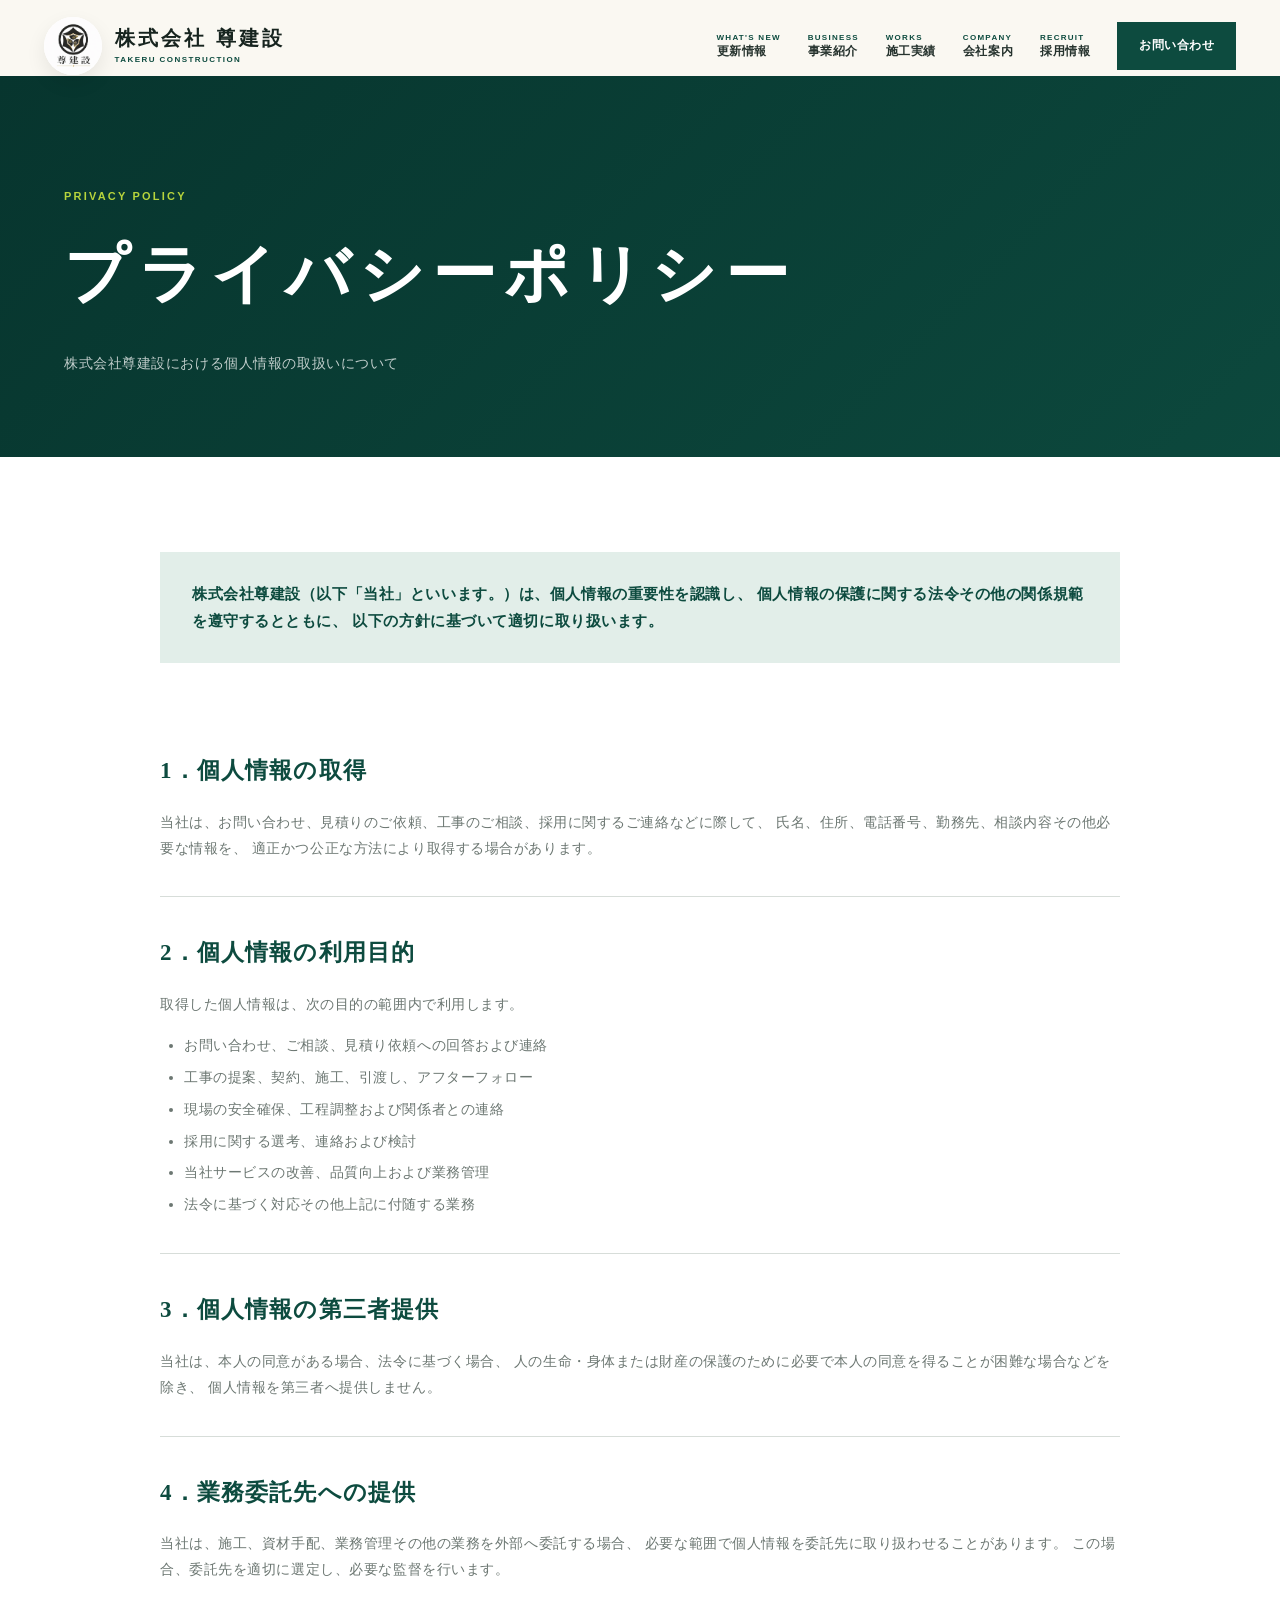
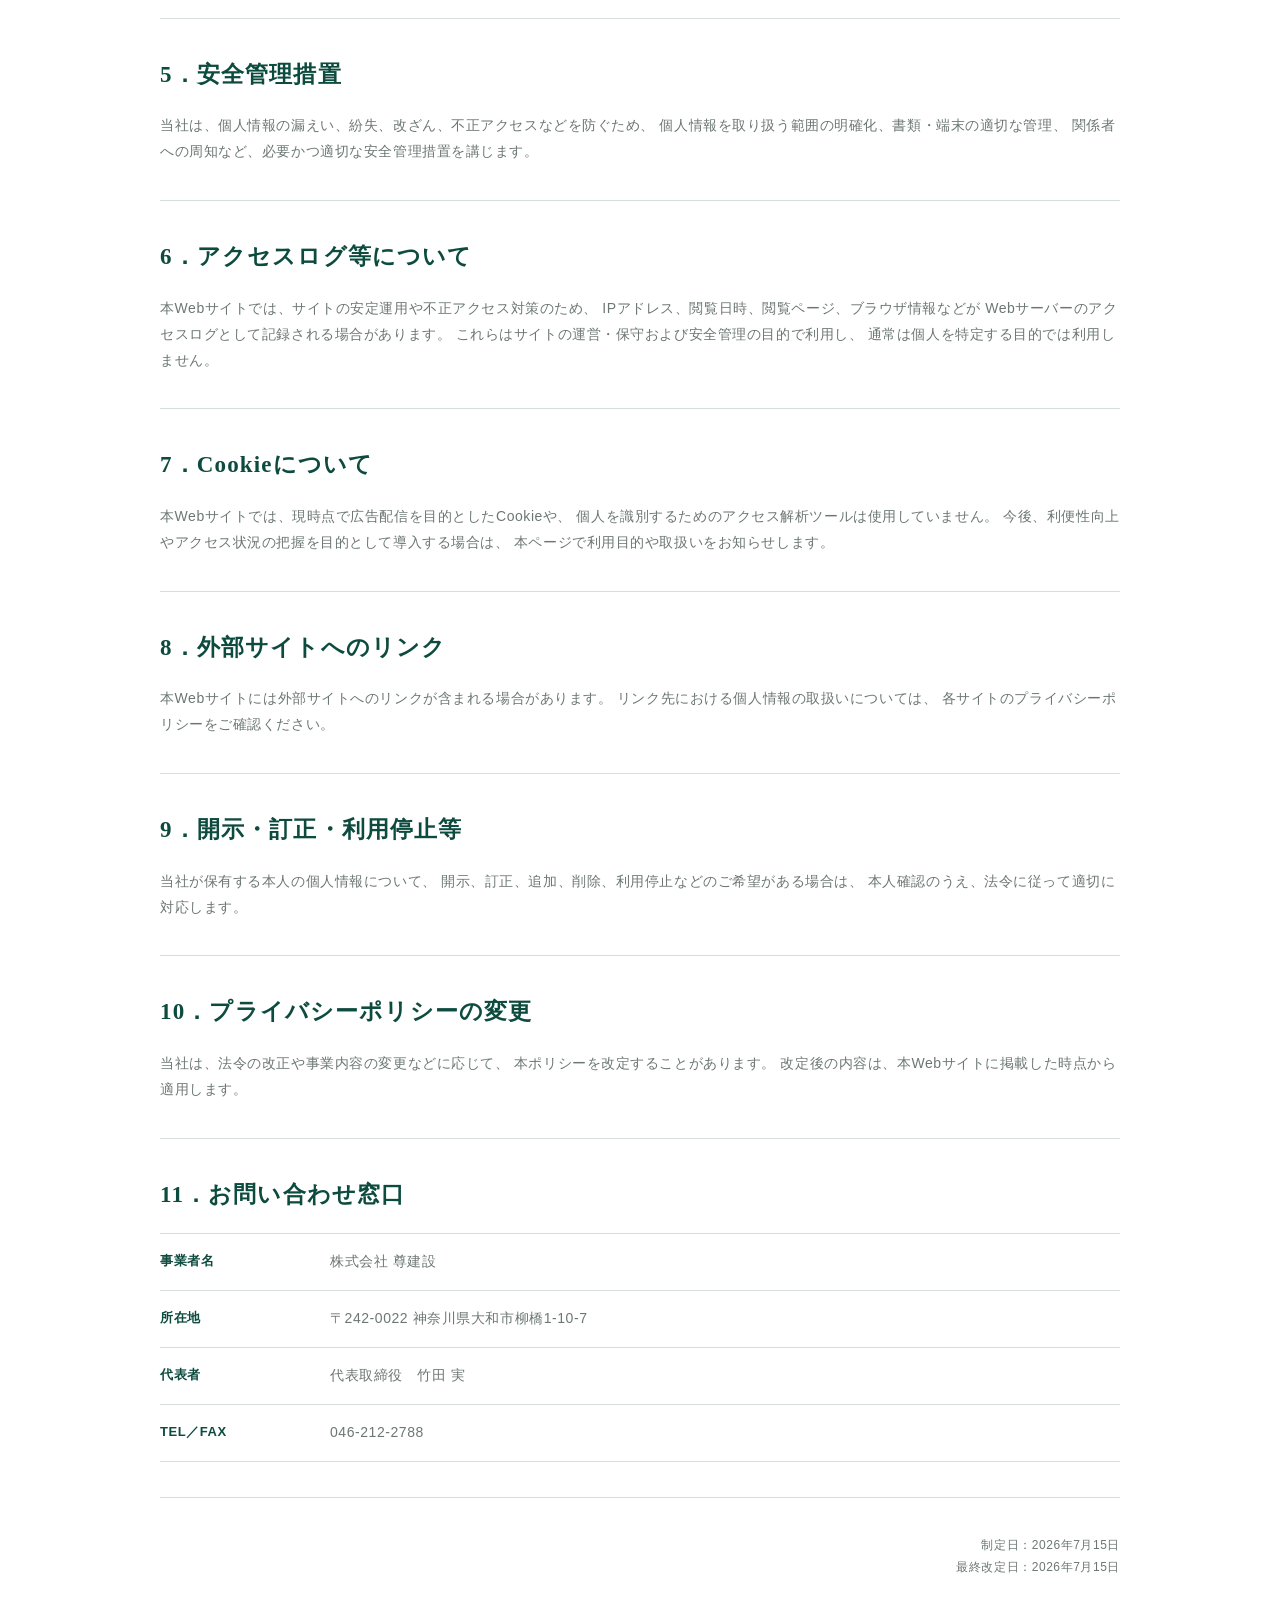
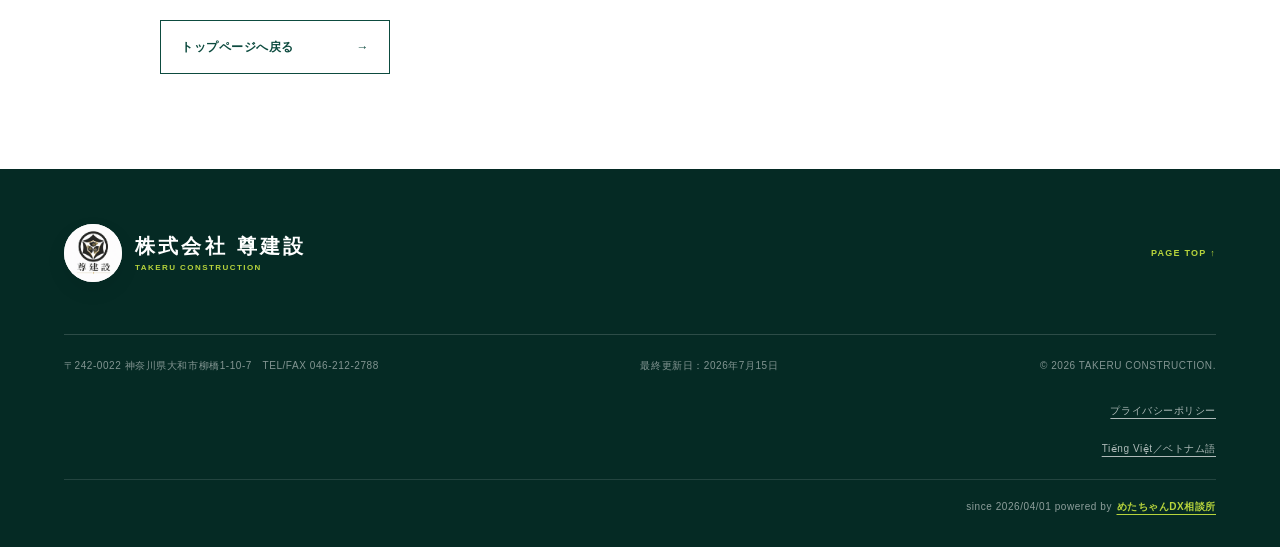
<file: privacy-policy.html>
<!doctype html>
<html lang="ja">
<head>
  <meta charset="utf-8">
  <meta name="viewport" content="width=device-width, initial-scale=1">
  <meta name="description" content="株式会社尊建設のプライバシーポリシーです。個人情報の取扱いについて掲載しています。">
  <meta name="theme-color" content="#0d4b3f">
  <meta property="og:title" content="プライバシーポリシー｜株式会社尊建設">
  <meta property="og:description" content="株式会社尊建設における個人情報の取扱いについて。">
  <meta property="og:type" content="article">
  <title>プライバシーポリシー｜株式会社尊建設</title>
  <link rel="canonical" href="https://takeru-kensetsu.com/privacy-policy.html">
  <link rel="icon" href="favicon.ico" sizes="any">
  <link rel="icon" type="image/png" href="assets/favicon.png">
  <link rel="apple-touch-icon" href="assets/apple-touch-icon.png">
  <link rel="stylesheet" href="assets/style.css">
</head>
<body class="subpage">
  <header class="site-header is-scrolled" id="siteHeader">
    <a class="brand" href="index.html" aria-label="株式会社尊建設 トップへ">
      <img class="brand-logo" src="assets/images/logo.png" alt="株式会社尊建設 ロゴ">
      <span class="brand-text">
        <strong>株式会社 尊建設</strong>
        <small>TAKERU CONSTRUCTION</small>
      </span>
    </a>

    <button class="menu-button" id="menuButton" type="button"
      aria-label="メニューを開く" aria-controls="globalNav" aria-expanded="false">
      <span></span><span></span><span></span>
    </button>

    <nav class="global-nav" id="globalNav" aria-label="メインメニュー">
      <a href="index.html#news"><span>WHAT&#39;S NEW</span>更新情報</a>
      <a href="index.html#business"><span>BUSINESS</span>事業紹介</a>
      <a href="index.html#works"><span>WORKS</span>施工実績</a>
      <a href="index.html#company"><span>COMPANY</span>会社案内</a>
      <a href="index.html#recruit"><span>RECRUIT</span>採用情報</a>
      <a class="nav-contact" href="index.html#contact">お問い合わせ</a>
    </nav>
  </header>

  <main>
    <section class="subpage-hero">
      <div class="subpage-hero-inner">
        <p class="section-index">PRIVACY POLICY</p>
        <h1>プライバシーポリシー</h1>
        <p>株式会社尊建設における個人情報の取扱いについて</p>
      </div>
    </section>

    <section class="privacy-page">
      <div class="privacy-page-inner">
        <p class="privacy-intro">
          株式会社尊建設（以下「当社」といいます。）は、個人情報の重要性を認識し、
          個人情報の保護に関する法令その他の関係規範を遵守するとともに、
          以下の方針に基づいて適切に取り扱います。
        </p>

        <article class="privacy-section">
          <h2>1．個人情報の取得</h2>
          <p>
            当社は、お問い合わせ、見積りのご依頼、工事のご相談、採用に関するご連絡などに際して、
            氏名、住所、電話番号、勤務先、相談内容その他必要な情報を、
            適正かつ公正な方法により取得する場合があります。
          </p>
        </article>

        <article class="privacy-section">
          <h2>2．個人情報の利用目的</h2>
          <p>取得した個人情報は、次の目的の範囲内で利用します。</p>
          <ul>
            <li>お問い合わせ、ご相談、見積り依頼への回答および連絡</li>
            <li>工事の提案、契約、施工、引渡し、アフターフォロー</li>
            <li>現場の安全確保、工程調整および関係者との連絡</li>
            <li>採用に関する選考、連絡および検討</li>
            <li>当社サービスの改善、品質向上および業務管理</li>
            <li>法令に基づく対応その他上記に付随する業務</li>
          </ul>
        </article>

        <article class="privacy-section">
          <h2>3．個人情報の第三者提供</h2>
          <p>
            当社は、本人の同意がある場合、法令に基づく場合、
            人の生命・身体または財産の保護のために必要で本人の同意を得ることが困難な場合などを除き、
            個人情報を第三者へ提供しません。
          </p>
        </article>

        <article class="privacy-section">
          <h2>4．業務委託先への提供</h2>
          <p>
            当社は、施工、資材手配、業務管理その他の業務を外部へ委託する場合、
            必要な範囲で個人情報を委託先に取り扱わせることがあります。
            この場合、委託先を適切に選定し、必要な監督を行います。
          </p>
        </article>

        <article class="privacy-section">
          <h2>5．安全管理措置</h2>
          <p>
            当社は、個人情報の漏えい、紛失、改ざん、不正アクセスなどを防ぐため、
            個人情報を取り扱う範囲の明確化、書類・端末の適切な管理、
            関係者への周知など、必要かつ適切な安全管理措置を講じます。
          </p>
        </article>

        <article class="privacy-section">
          <h2>6．アクセスログ等について</h2>
          <p>
            本Webサイトでは、サイトの安定運用や不正アクセス対策のため、
            IPアドレス、閲覧日時、閲覧ページ、ブラウザ情報などが
            Webサーバーのアクセスログとして記録される場合があります。
            これらはサイトの運営・保守および安全管理の目的で利用し、
            通常は個人を特定する目的では利用しません。
          </p>
        </article>

        <article class="privacy-section">
          <h2>7．Cookieについて</h2>
          <p>
            本Webサイトでは、現時点で広告配信を目的としたCookieや、
            個人を識別するためのアクセス解析ツールは使用していません。
            今後、利便性向上やアクセス状況の把握を目的として導入する場合は、
            本ページで利用目的や取扱いをお知らせします。
          </p>
        </article>

        <article class="privacy-section">
          <h2>8．外部サイトへのリンク</h2>
          <p>
            本Webサイトには外部サイトへのリンクが含まれる場合があります。
            リンク先における個人情報の取扱いについては、
            各サイトのプライバシーポリシーをご確認ください。
          </p>
        </article>

        <article class="privacy-section">
          <h2>9．開示・訂正・利用停止等</h2>
          <p>
            当社が保有する本人の個人情報について、
            開示、訂正、追加、削除、利用停止などのご希望がある場合は、
            本人確認のうえ、法令に従って適切に対応します。
          </p>
        </article>

        <article class="privacy-section">
          <h2>10．プライバシーポリシーの変更</h2>
          <p>
            当社は、法令の改正や事業内容の変更などに応じて、
            本ポリシーを改定することがあります。
            改定後の内容は、本Webサイトに掲載した時点から適用します。
          </p>
        </article>

        <article class="privacy-section privacy-contact">
          <h2>11．お問い合わせ窓口</h2>
          <dl>
            <div><dt>事業者名</dt><dd>株式会社 尊建設</dd></div>
            <div><dt>所在地</dt><dd>〒242-0022 神奈川県大和市柳橋1-10-7</dd></div>
            <div><dt>代表者</dt><dd>代表取締役　竹田 実</dd></div>
            <div><dt>TEL／FAX</dt><dd><a href="tel:0462122788">046-212-2788</a></dd></div>
          </dl>
        </article>

        <div class="privacy-date">
          <p>制定日：2026年7月15日</p>
          <p>最終改定日：2026年7月15日</p>
        </div>

        <a class="back-home-link" href="index.html">トップページへ戻る <span>→</span></a>
      </div>
    </section>
  </main>

  <footer class="site-footer">
    <div class="footer-top">
      <a class="brand footer-brand" href="index.html">
        <img class="brand-logo" src="assets/images/logo.png" alt="株式会社尊建設 ロゴ">
        <span class="brand-text">
          <strong>株式会社 尊建設</strong>
          <small>TAKERU CONSTRUCTION</small>
        </span>
      </a>
      <a class="page-top" href="#">PAGE TOP ↑</a>
    </div>
    <div class="footer-bottom">
      <p>〒242-0022 神奈川県大和市柳橋1-10-7　TEL/FAX 046-212-2788</p>
      <p>最終更新日：<time datetime="2026-07-15">2026年7月15日</time></p>
      <p>© <span id="year"></span> TAKERU CONSTRUCTION.</p>
    </div>
    <p class="footer-legal"><a href="privacy-policy.html" aria-current="page">プライバシーポリシー</a></p>
    <p class="footer-language"><a href="recruit-vietnamese.html">Tiếng Việt／ベトナム語</a></p>
    <div class="footer-credit">
      <span>since 2026/04/01 powered by</span>
      <a href="https://metachan.jp/" target="_blank" rel="noopener noreferrer">
        めたちゃんDX相談所
      </a>
    </div>
  </footer>

  <button class="floating-page-top" type="button" data-page-top
    aria-label="ページ上部へ戻る">
    <span aria-hidden="true">↑</span>
    <small>TOP</small>
  </button>
  <script src="assets/script.js" defer></script>
</body>
</html>
</file>
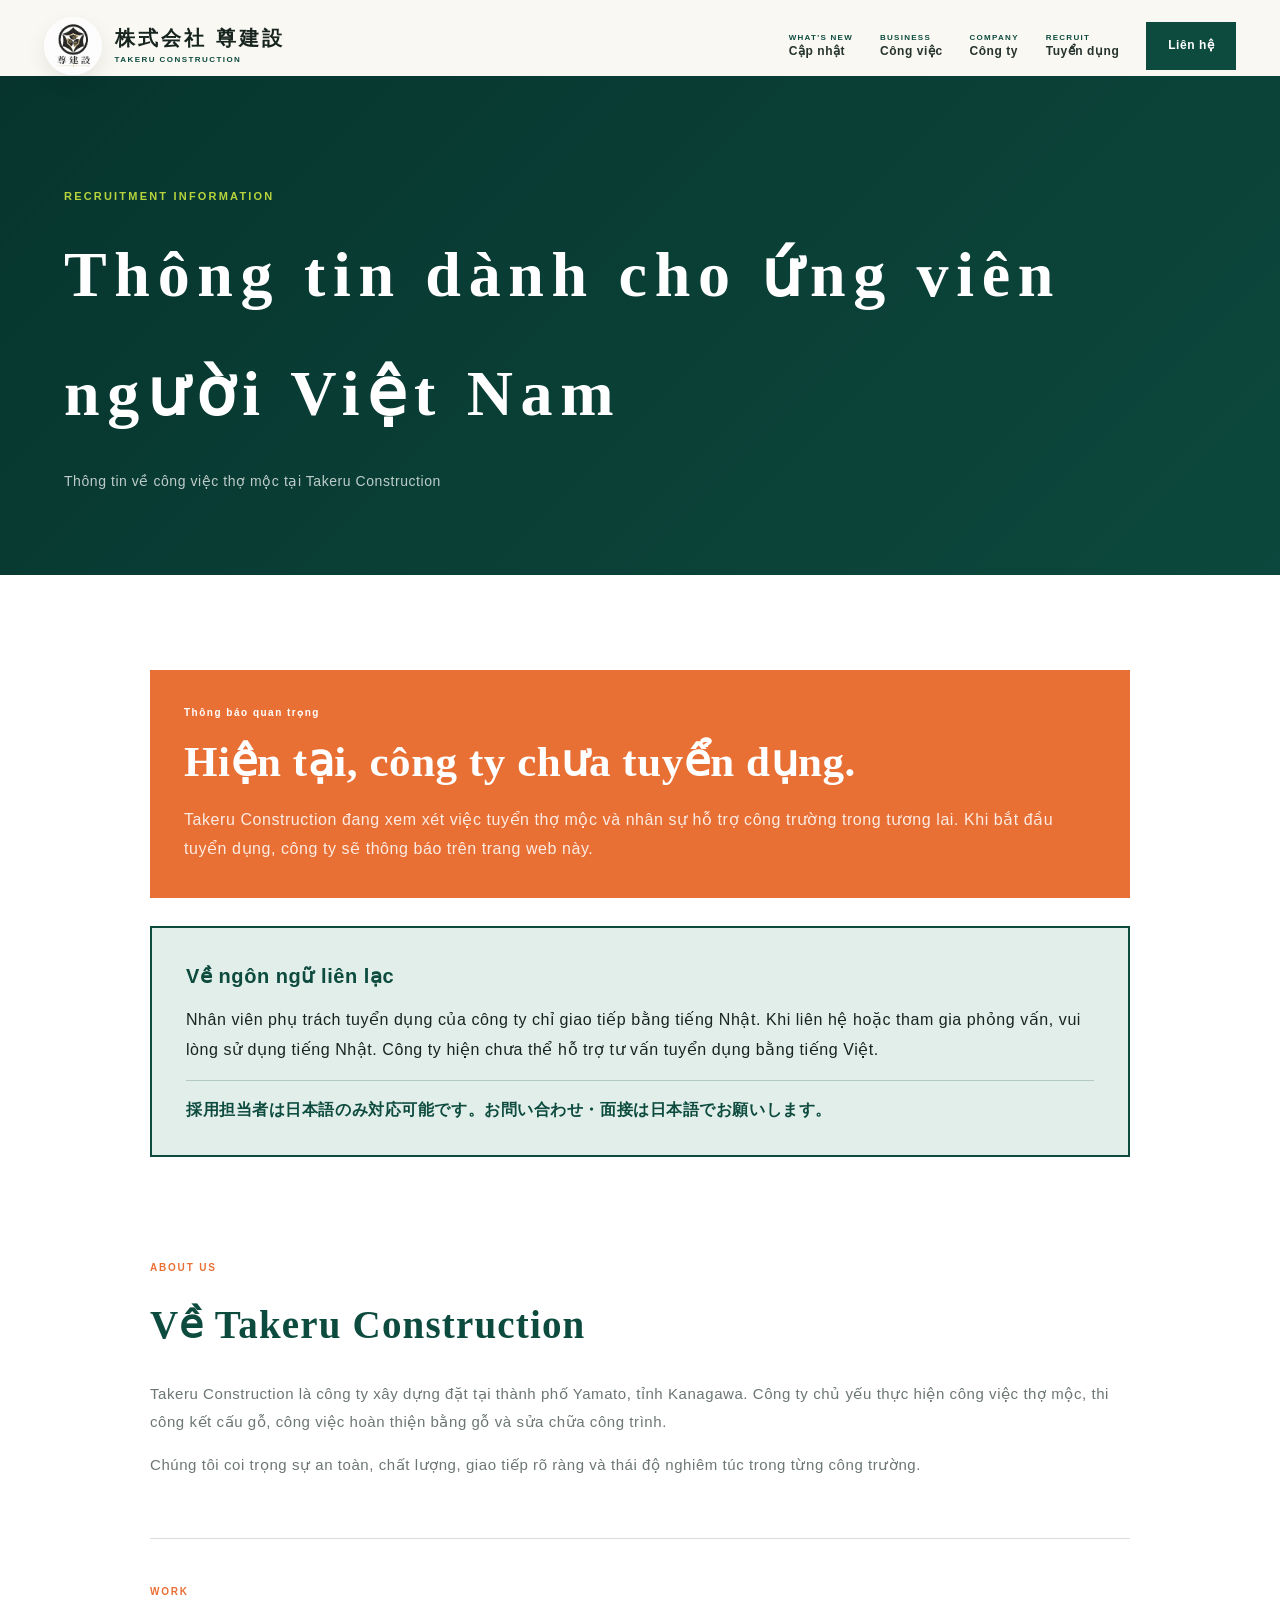
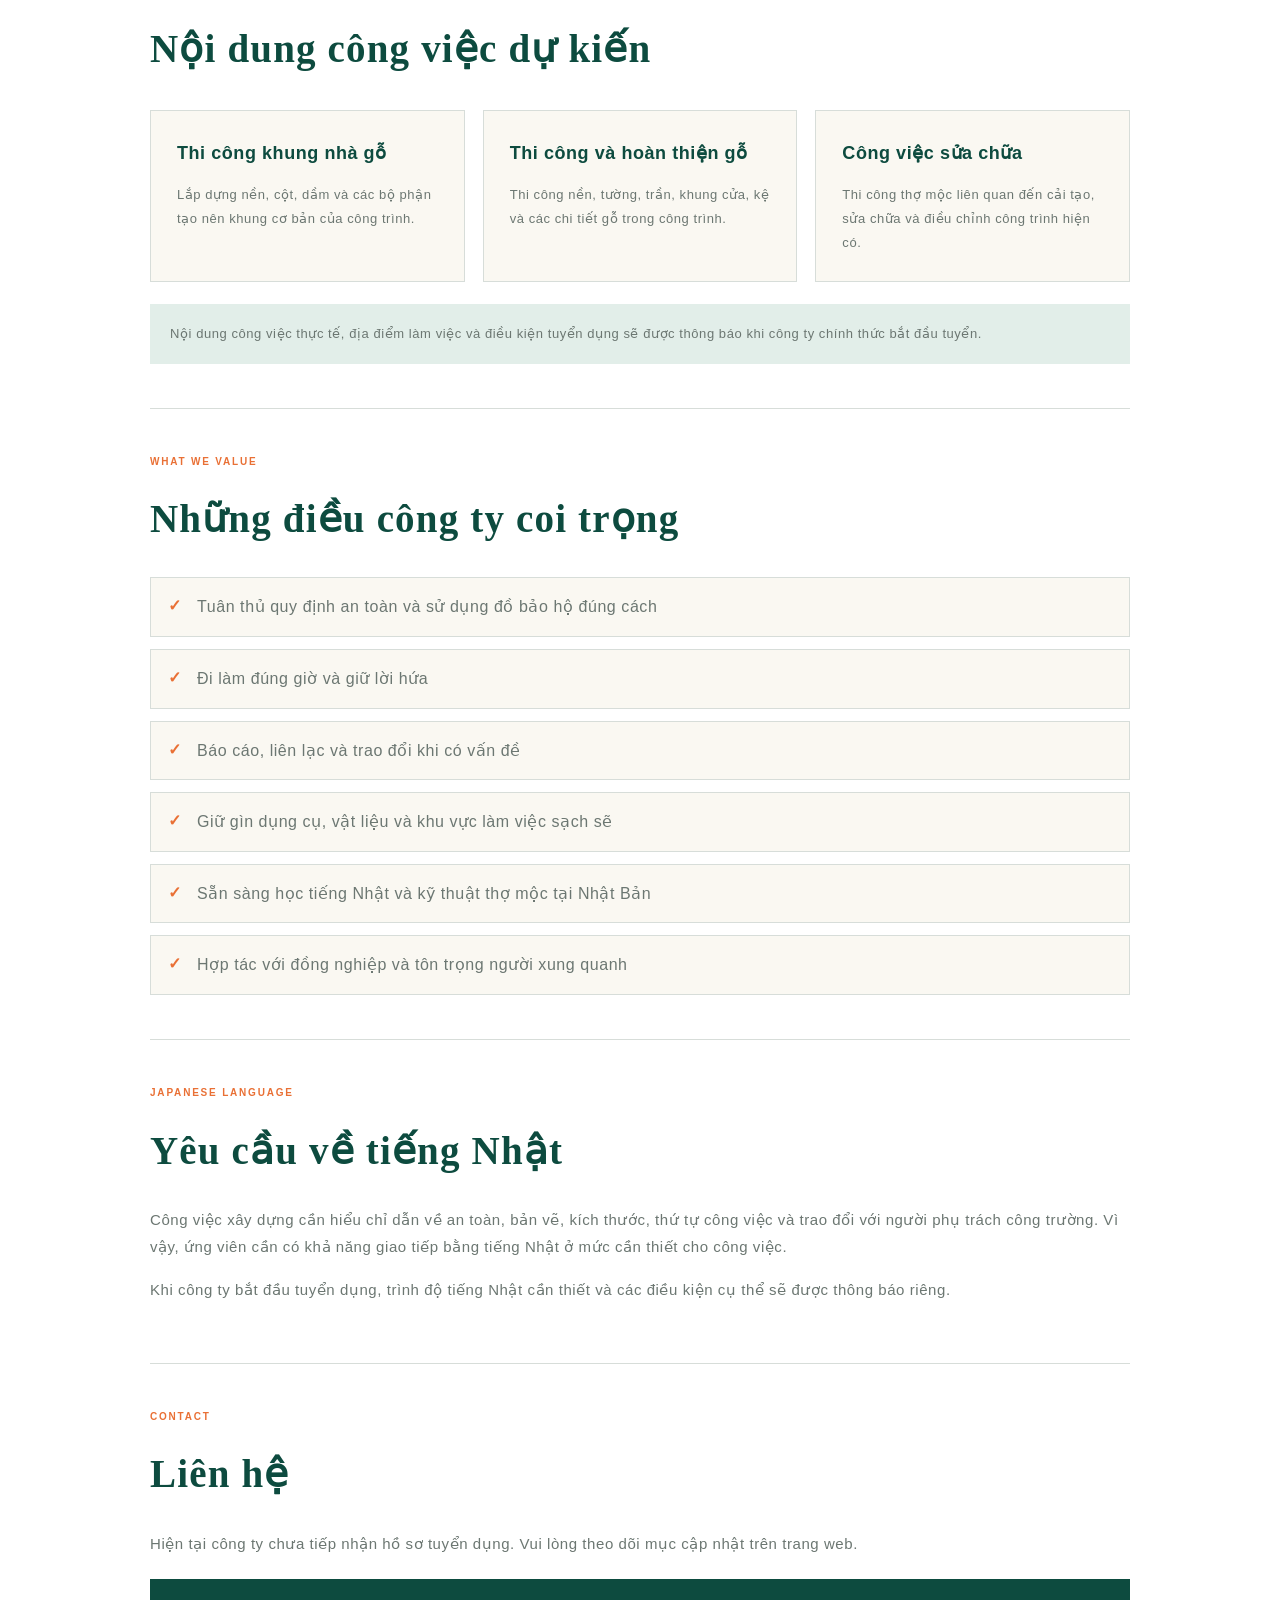
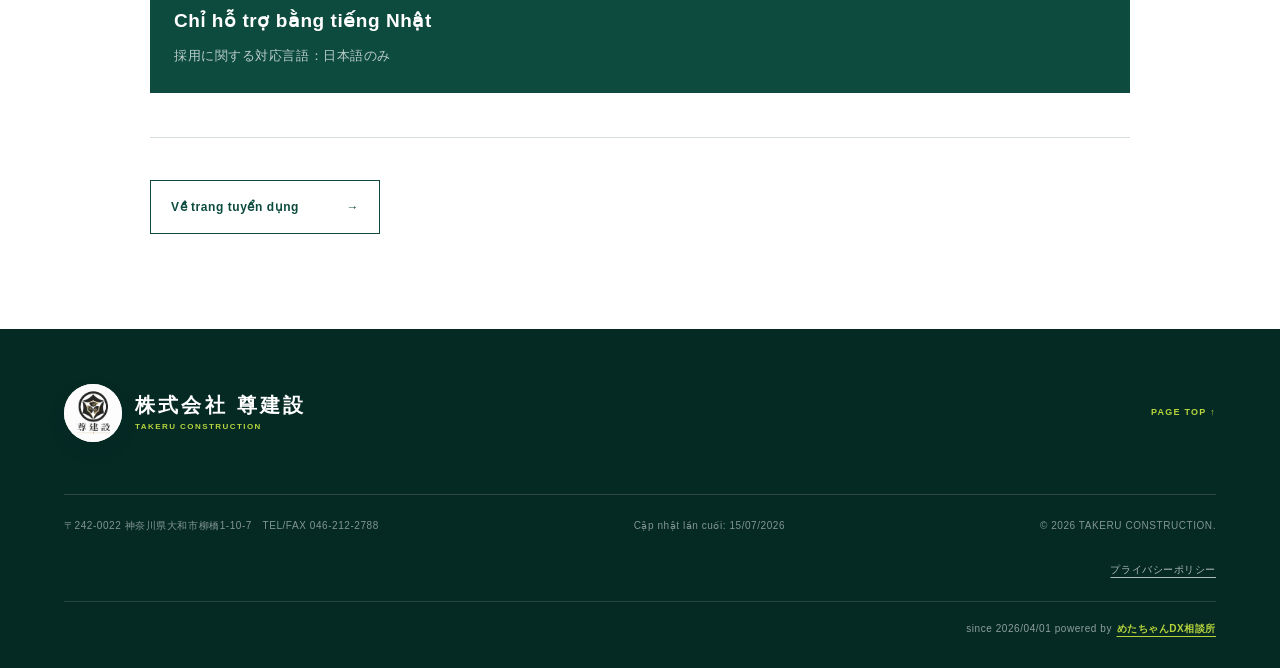
<file: recruit-vietnamese.html>
<!doctype html>
<html lang="vi">
<head>
  <meta charset="utf-8">
  <meta name="viewport" content="width=device-width, initial-scale=1">
  <meta name="description" content="Thông tin dành cho người Việt Nam quan tâm đến công việc thợ mộc tại Takeru Construction. Hiện tại công ty chưa tuyển dụng.">
  <meta name="theme-color" content="#0d4b3f">
  <meta property="og:title" content="Thông tin tuyển dụng bằng tiếng Việt｜Takeru Construction">
  <meta property="og:description" content="Trang thông tin bằng tiếng Việt dành cho ứng viên thợ mộc. Nhân viên phụ trách tuyển dụng chỉ giao tiếp bằng tiếng Nhật.">
  <meta property="og:type" content="article">
  <title>Thông tin tuyển dụng bằng tiếng Việt｜Takeru Construction</title>
  <link rel="canonical" href="https://takeru-kensetsu.com/recruit-vietnamese.html">
  <link rel="icon" href="favicon.ico" sizes="any">
  <link rel="icon" type="image/png" href="assets/favicon.png">
  <link rel="apple-touch-icon" href="assets/apple-touch-icon.png">
  <link rel="stylesheet" href="assets/style.css">
</head>
<body class="subpage vietnamese-page">
  <header class="site-header is-scrolled" id="siteHeader">
    <a class="brand" href="index.html" aria-label="Về trang chủ Takeru Construction">
      <img class="brand-logo" src="assets/images/logo.png" alt="Logo Takeru Construction">
      <span class="brand-text">
        <strong>株式会社 尊建設</strong>
        <small>TAKERU CONSTRUCTION</small>
      </span>
    </a>

    <button class="menu-button" id="menuButton" type="button"
      aria-label="Mở menu" aria-controls="globalNav" aria-expanded="false">
      <span></span><span></span><span></span>
    </button>

    <nav class="global-nav" id="globalNav" aria-label="Menu chính">
      <a href="index.html#news"><span>WHAT&#39;S NEW</span>Cập nhật</a>
      <a href="index.html#business"><span>BUSINESS</span>Công việc</a>
      <a href="index.html#company"><span>COMPANY</span>Công ty</a>
      <a href="index.html#recruit"><span>RECRUIT</span>Tuyển dụng</a>
      <a class="nav-contact" href="index.html#contact">Liên hệ</a>
    </nav>
  </header>

  <main>
    <section class="subpage-hero">
      <div class="subpage-hero-inner">
        <p class="section-index">RECRUITMENT INFORMATION</p>
        <h1>Thông tin dành cho ứng viên người Việt Nam</h1>
        <p>Thông tin về công việc thợ mộc tại Takeru Construction</p>
      </div>
    </section>

    <section class="vi-recruit-page">
      <div class="vi-recruit-inner">

        <div class="vi-status">
          <span>Thông báo quan trọng</span>
          <h2>Hiện tại, công ty chưa tuyển dụng.</h2>
          <p>
            Takeru Construction đang xem xét việc tuyển thợ mộc và nhân sự hỗ trợ công trường
            trong tương lai. Khi bắt đầu tuyển dụng, công ty sẽ thông báo trên trang web này.
          </p>
        </div>

        <div class="vi-language-notice">
          <strong>Về ngôn ngữ liên lạc</strong>
          <p>
            Nhân viên phụ trách tuyển dụng của công ty chỉ giao tiếp bằng tiếng Nhật.
            Khi liên hệ hoặc tham gia phỏng vấn, vui lòng sử dụng tiếng Nhật.
            Công ty hiện chưa thể hỗ trợ tư vấn tuyển dụng bằng tiếng Việt.
          </p>
          <p class="jp-note">
            採用担当者は日本語のみ対応可能です。お問い合わせ・面接は日本語でお願いします。
          </p>
        </div>

        <article class="vi-section">
          <p class="detail-kicker">ABOUT US</p>
          <h2>Về Takeru Construction</h2>
          <p>
            Takeru Construction là công ty xây dựng đặt tại thành phố Yamato, tỉnh Kanagawa.
            Công ty chủ yếu thực hiện công việc thợ mộc, thi công kết cấu gỗ,
            công việc hoàn thiện bằng gỗ và sửa chữa công trình.
          </p>
          <p>
            Chúng tôi coi trọng sự an toàn, chất lượng, giao tiếp rõ ràng
            và thái độ nghiêm túc trong từng công trường.
          </p>
        </article>

        <article class="vi-section">
          <p class="detail-kicker">WORK</p>
          <h2>Nội dung công việc dự kiến</h2>
          <div class="vi-card-grid">
            <div>
              <h3>Thi công khung nhà gỗ</h3>
              <p>Lắp dựng nền, cột, dầm và các bộ phận tạo nên khung cơ bản của công trình.</p>
            </div>
            <div>
              <h3>Thi công và hoàn thiện gỗ</h3>
              <p>Thi công nền, tường, trần, khung cửa, kệ và các chi tiết gỗ trong công trình.</p>
            </div>
            <div>
              <h3>Công việc sửa chữa</h3>
              <p>Thi công thợ mộc liên quan đến cải tạo, sửa chữa và điều chỉnh công trình hiện có.</p>
            </div>
          </div>
          <p class="vi-small-note">
            Nội dung công việc thực tế, địa điểm làm việc và điều kiện tuyển dụng
            sẽ được thông báo khi công ty chính thức bắt đầu tuyển.
          </p>
        </article>

        <article class="vi-section">
          <p class="detail-kicker">WHAT WE VALUE</p>
          <h2>Những điều công ty coi trọng</h2>
          <ul class="vi-check-list">
            <li>Tuân thủ quy định an toàn và sử dụng đồ bảo hộ đúng cách</li>
            <li>Đi làm đúng giờ và giữ lời hứa</li>
            <li>Báo cáo, liên lạc và trao đổi khi có vấn đề</li>
            <li>Giữ gìn dụng cụ, vật liệu và khu vực làm việc sạch sẽ</li>
            <li>Sẵn sàng học tiếng Nhật và kỹ thuật thợ mộc tại Nhật Bản</li>
            <li>Hợp tác với đồng nghiệp và tôn trọng người xung quanh</li>
          </ul>
        </article>

        <article class="vi-section">
          <p class="detail-kicker">JAPANESE LANGUAGE</p>
          <h2>Yêu cầu về tiếng Nhật</h2>
          <p>
            Công việc xây dựng cần hiểu chỉ dẫn về an toàn, bản vẽ, kích thước,
            thứ tự công việc và trao đổi với người phụ trách công trường.
            Vì vậy, ứng viên cần có khả năng giao tiếp bằng tiếng Nhật ở mức cần thiết cho công việc.
          </p>
          <p>
            Khi công ty bắt đầu tuyển dụng, trình độ tiếng Nhật cần thiết
            và các điều kiện cụ thể sẽ được thông báo riêng.
          </p>
        </article>

        <article class="vi-section">
          <p class="detail-kicker">CONTACT</p>
          <h2>Liên hệ</h2>
          <p>
            Hiện tại công ty chưa tiếp nhận hồ sơ tuyển dụng.
            Vui lòng theo dõi mục cập nhật trên trang web.
          </p>
          <div class="vi-contact-note">
            <strong>Chỉ hỗ trợ bằng tiếng Nhật</strong>
            <span>採用に関する対応言語：日本語のみ</span>
          </div>
        </article>

        <a class="back-home-link" href="index.html#recruit">
          Về trang tuyển dụng <span>→</span>
        </a>
      </div>
    </section>
  </main>

  <footer class="site-footer">
    <div class="footer-top">
      <a class="brand footer-brand" href="index.html">
        <img class="brand-logo" src="assets/images/logo.png" alt="Logo Takeru Construction">
        <span class="brand-text">
          <strong>株式会社 尊建設</strong>
          <small>TAKERU CONSTRUCTION</small>
        </span>
      </a>
      <a class="page-top" href="#">PAGE TOP ↑</a>
    </div>
    <div class="footer-bottom">
      <p>〒242-0022 神奈川県大和市柳橋1-10-7　TEL/FAX 046-212-2788</p>
      <p>Cập nhật lần cuối: <time datetime="2026-07-15">15/07/2026</time></p>
      <p>© <span id="year"></span> TAKERU CONSTRUCTION.</p>
    </div>
    <p class="footer-legal"><a href="privacy-policy.html">プライバシーポリシー</a></p>
    <div class="footer-credit">
      <span>since 2026/04/01 powered by</span>
      <a href="https://metachan.jp/" target="_blank" rel="noopener noreferrer">
        めたちゃんDX相談所
      </a>
    </div>
  </footer>

  <button class="floating-page-top" type="button" data-page-top
    aria-label="Về đầu trang">
    <span aria-hidden="true">↑</span>
    <small>TOP</small>
  </button>
  <script src="assets/script.js" defer></script>
</body>
</html>
</file>
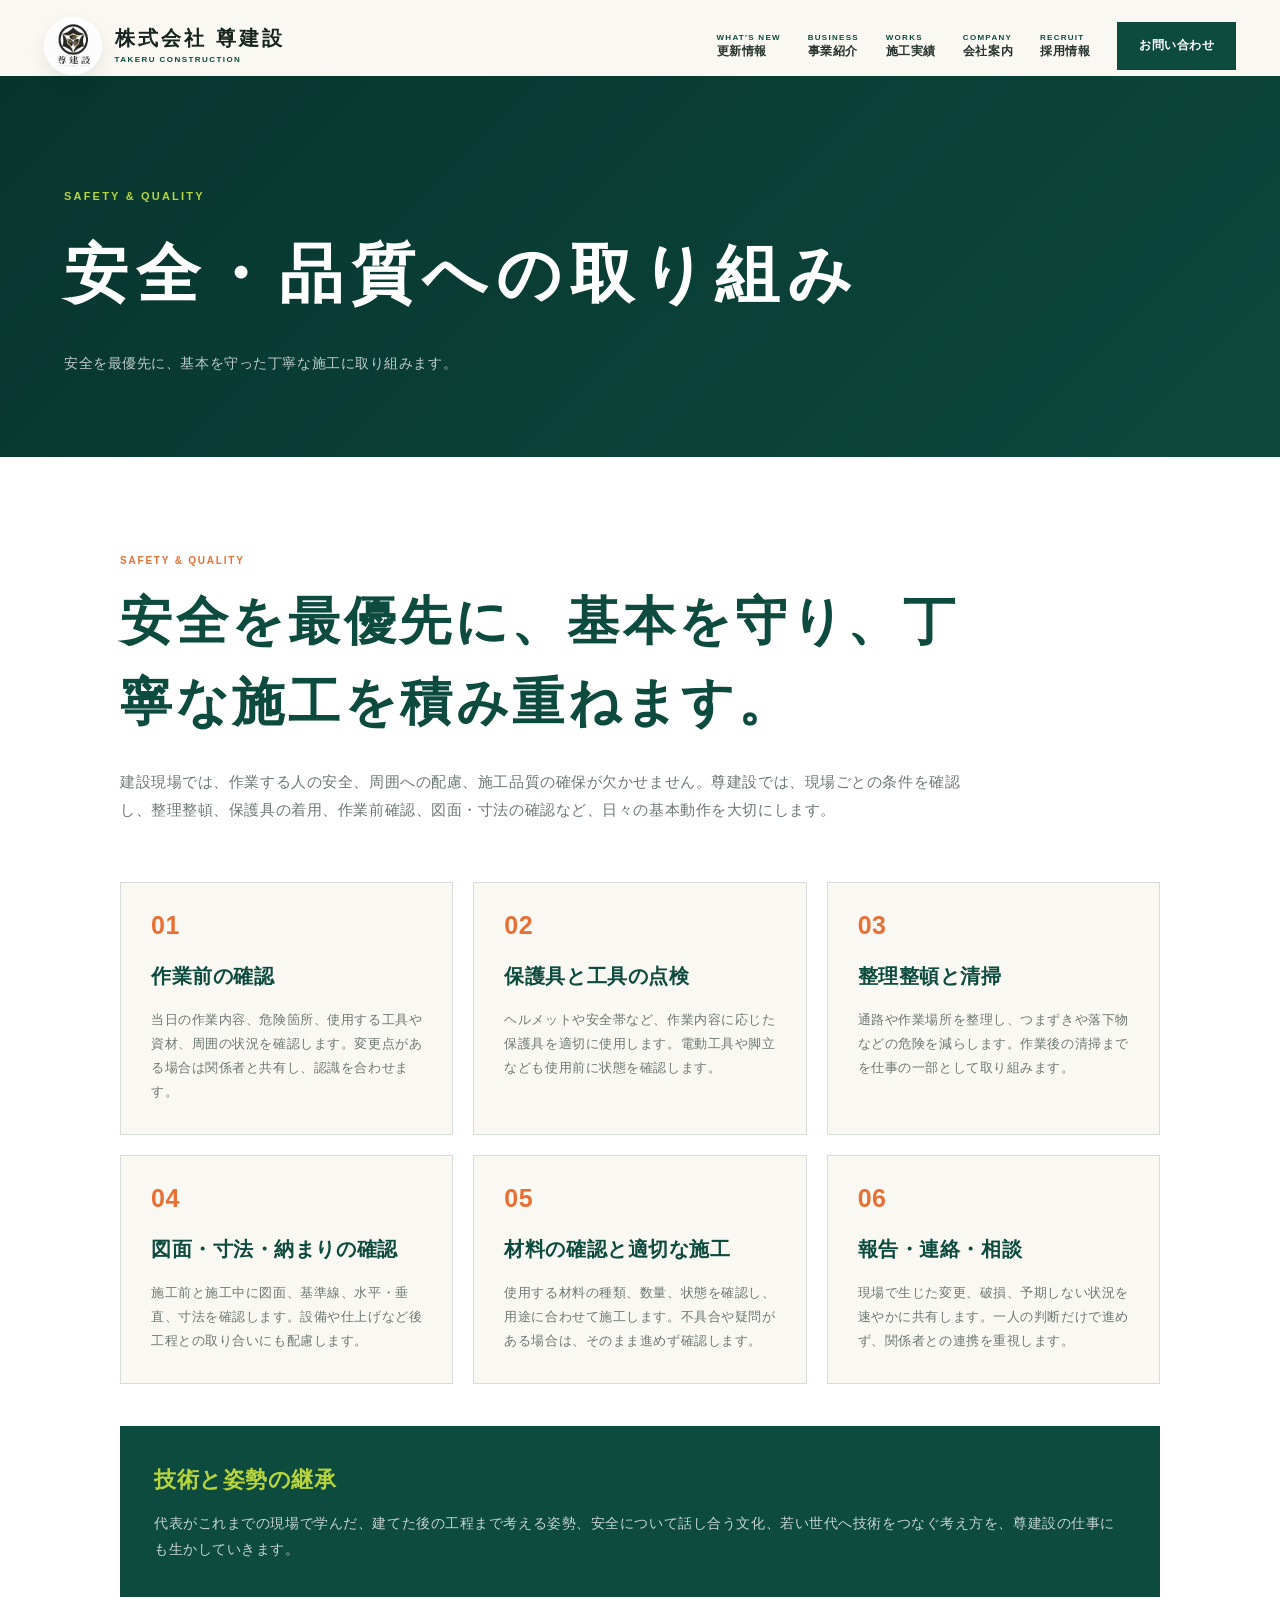
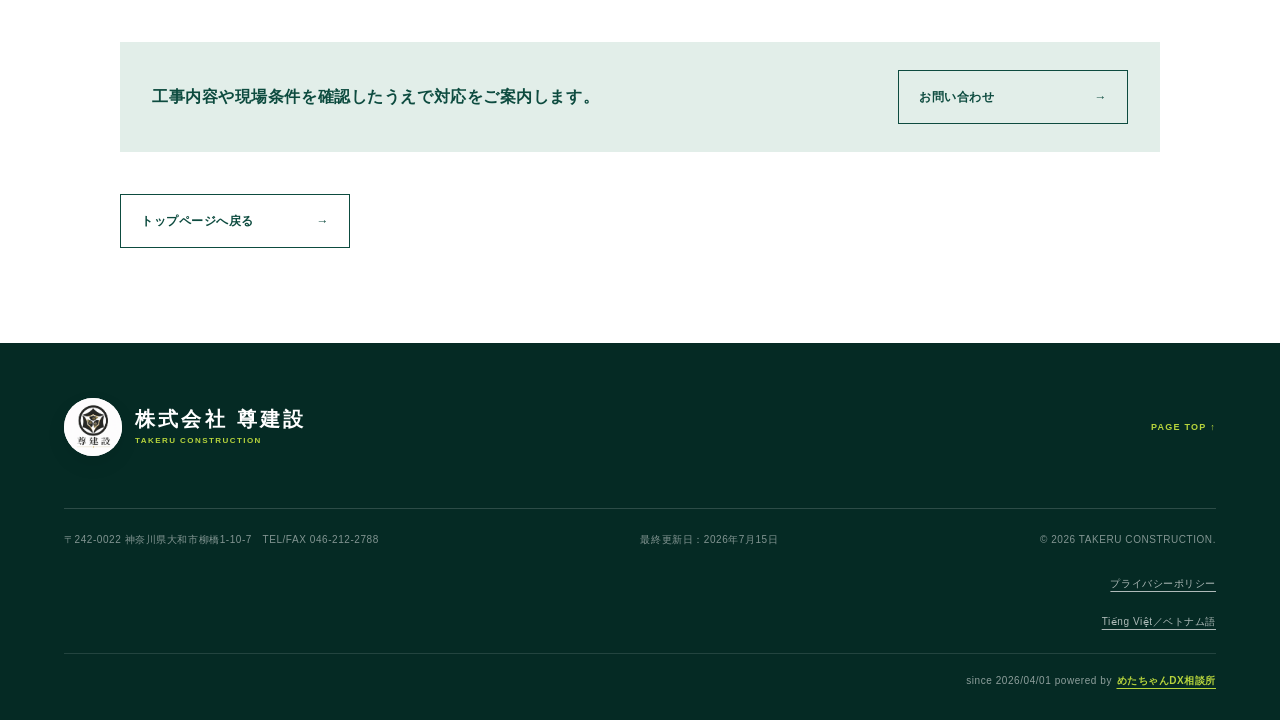
<file: safety-quality.html>
<!doctype html>
<html lang="ja">
<head>
  <meta charset="utf-8">
  <meta name="viewport" content="width=device-width, initial-scale=1">
  <meta name="description" content="安全を最優先に、基本を守った丁寧な施工に取り組みます。">
  <meta name="theme-color" content="#0d4b3f">
  <title>安全・品質への取り組み｜株式会社尊建設</title>
  <link rel="canonical" href="https://takeru-kensetsu.com/safety-quality.html">
  <link rel="icon" href="favicon.ico" sizes="any">
  <link rel="icon" type="image/png" href="assets/favicon.png">
  <link rel="apple-touch-icon" href="assets/apple-touch-icon.png">
  <link rel="stylesheet" href="assets/style.css">
</head>
<body class="subpage">
  <header class="site-header is-scrolled" id="siteHeader">
    <a class="brand" href="index.html" aria-label="株式会社尊建設 トップへ">
      <img class="brand-logo" src="assets/images/logo.png" alt="株式会社尊建設 ロゴ">
      <span class="brand-text"><strong>株式会社 尊建設</strong><small>TAKERU CONSTRUCTION</small></span>
    </a>
    <button class="menu-button" id="menuButton" type="button" aria-label="メニューを開く"
      aria-controls="globalNav" aria-expanded="false"><span></span><span></span><span></span></button>
    <nav class="global-nav" id="globalNav" aria-label="メインメニュー">
      <a href="index.html#news"><span>WHAT&#39;S NEW</span>更新情報</a>
      <a href="index.html#business"><span>BUSINESS</span>事業紹介</a>
      <a href="index.html#works"><span>WORKS</span>施工実績</a>
      <a href="index.html#company"><span>COMPANY</span>会社案内</a>
      <a href="index.html#recruit"><span>RECRUIT</span>採用情報</a>
      <a class="nav-contact" href="index.html#contact">お問い合わせ</a>
    </nav>
  </header>
  <main>
    <section class="subpage-hero">
      <div class="subpage-hero-inner">
        <p class="section-index">SAFETY & QUALITY</p>
        <h1>安全・品質への取り組み</h1>
        <p>安全を最優先に、基本を守った丁寧な施工に取り組みます。</p>
      </div>
    </section>
    <section class="detail-page">
      <div class="detail-page-inner">
        
<div class="detail-intro">
  <p class="detail-kicker">SAFETY &amp; QUALITY</p>
  <h2>安全を最優先に、基本を守り、丁寧な施工を積み重ねます。</h2>
  <p>建設現場では、作業する人の安全、周囲への配慮、施工品質の確保が欠かせません。尊建設では、現場ごとの条件を確認し、整理整頓、保護具の着用、作業前確認、図面・寸法の確認など、日々の基本動作を大切にします。</p>
</div>
<div class="policy-grid">
  <article><span>01</span><h3>作業前の確認</h3><p>当日の作業内容、危険箇所、使用する工具や資材、周囲の状況を確認します。変更点がある場合は関係者と共有し、認識を合わせます。</p></article>
  <article><span>02</span><h3>保護具と工具の点検</h3><p>ヘルメットや安全帯など、作業内容に応じた保護具を適切に使用します。電動工具や脚立なども使用前に状態を確認します。</p></article>
  <article><span>03</span><h3>整理整頓と清掃</h3><p>通路や作業場所を整理し、つまずきや落下物などの危険を減らします。作業後の清掃までを仕事の一部として取り組みます。</p></article>
  <article><span>04</span><h3>図面・寸法・納まりの確認</h3><p>施工前と施工中に図面、基準線、水平・垂直、寸法を確認します。設備や仕上げなど後工程との取り合いにも配慮します。</p></article>
  <article><span>05</span><h3>材料の確認と適切な施工</h3><p>使用する材料の種類、数量、状態を確認し、用途に合わせて施工します。不具合や疑問がある場合は、そのまま進めず確認します。</p></article>
  <article><span>06</span><h3>報告・連絡・相談</h3><p>現場で生じた変更、破損、予期しない状況を速やかに共有します。一人の判断だけで進めず、関係者との連携を重視します。</p></article>
</div>
<div class="detail-note"><strong>技術と姿勢の継承</strong><p>代表がこれまでの現場で学んだ、建てた後の工程まで考える姿勢、安全について話し合う文化、若い世代へ技術をつなぐ考え方を、尊建設の仕事にも生かしていきます。</p></div>

        <div class="detail-cta">
          <p>工事内容や現場条件を確認したうえで対応をご案内します。</p>
          <a class="outline-link" href="index.html#contact">お問い合わせ <span>→</span></a>
        </div>
        <a class="back-home-link" href="index.html#business">トップページへ戻る <span>→</span></a>
      </div>
    </section>
  </main>
  <footer class="site-footer">
    <div class="footer-top">
      <a class="brand footer-brand" href="index.html">
        <img class="brand-logo" src="assets/images/logo.png" alt="株式会社尊建設 ロゴ">
        <span class="brand-text"><strong>株式会社 尊建設</strong><small>TAKERU CONSTRUCTION</small></span>
      </a>
      <a class="page-top" href="#">PAGE TOP ↑</a>
    </div>
    <div class="footer-bottom">
      <p>〒242-0022 神奈川県大和市柳橋1-10-7　TEL/FAX 046-212-2788</p>
      <p>最終更新日：<time datetime="2026-07-15">2026年7月15日</time></p>
      <p>© <span id="year"></span> TAKERU CONSTRUCTION.</p>
    </div>
      <p class="footer-legal"><a href="privacy-policy.html">プライバシーポリシー</a></p>
    <p class="footer-language"><a href="recruit-vietnamese.html">Tiếng Việt／ベトナム語</a></p>
    <div class="footer-credit"><span>since 2026/04/01 powered by</span>
      <a href="https://metachan.jp/" target="_blank" rel="noopener noreferrer">めたちゃんDX相談所</a>
    </div>
  </footer>
  <button class="floating-page-top" type="button" data-page-top
    aria-label="ページ上部へ戻る">
    <span aria-hidden="true">↑</span>
    <small>TOP</small>
  </button>
  <script src="assets/script.js" defer></script>
</body>
</html>
</file>
<file: assets/style.css>
@charset "UTF-8";

:root {
  --green: #0d4b3f;
  --green-dark: #07352e;
  --green-light: #e2eee9;
  --lime: #b7d43c;
  --orange: #e97035;
  --sand: #f3efe5;
  --cream: #faf8f2;
  --ink: #17241f;
  --muted: #6c7772;
  --white: #fff;
  --line: #d7ddd9;
  --shadow: 0 22px 55px rgba(9, 45, 38, .14);
  --radius: 2px;
}

* { box-sizing: border-box; }
html { scroll-behavior: smooth; }
body {
  margin: 0;
  color: var(--ink);
  background: var(--cream);
  font-family: "Noto Sans JP", "Hiragino Kaku Gothic ProN", "Yu Gothic", sans-serif;
  line-height: 1.85;
  letter-spacing: .035em;
}
img { display: block; width: 100%; }
a { color: inherit; text-decoration: none; }
button { font: inherit; }
h1, h2, h3, p, figure, dl, dd { margin-top: 0; }
section { scroll-margin-top: 88px; }

.site-header {
  position: fixed;
  inset: 0 0 auto;
  z-index: 50;
  display: flex;
  align-items: center;
  justify-content: space-between;
  height: 92px;
  padding: 0 3.4vw;
  transition: background .3s, box-shadow .3s, height .3s;
}
.site-header.is-scrolled {
  height: 76px;
  background: rgba(250, 248, 242, .95);
  box-shadow: 0 8px 30px rgba(10, 46, 39, .08);
  backdrop-filter: blur(14px);
}
.brand {
  display: inline-flex;
  align-items: center;
  gap: 13px;
  position: relative;
  z-index: 3;
}
.brand-logo {
  width: 58px;
  height: 58px;
  display: block;
  object-fit: contain;
  border-radius: 50%;
  background: #fff;
  box-shadow: 0 8px 20px rgba(0,0,0,.08);
}
.brand-text {
  display: flex;
  flex-direction: column;
  line-height: 1.15;
}
.brand-text strong {
  font-size: 20px;
  letter-spacing: .16em;
}
.brand-text small {
  margin-top: 5px;
  color: var(--green);
  font-size: 8px;
  font-weight: 800;
  letter-spacing: .18em;
}

.global-nav {
  display: flex;
  align-items: center;
  gap: clamp(18px, 2.1vw, 36px);
}
.global-nav a {
  display: flex;
  flex-direction: column;
  color: #26332e;
  font-size: 12px;
  font-weight: 700;
  line-height: 1.45;
}
.global-nav a span {
  color: var(--green);
  font-size: 8px;
  letter-spacing: .16em;
}
.global-nav .nav-contact {
  min-height: 48px;
  padding: 0 22px;
  display: grid;
  place-items: center;
  color: #fff;
  background: var(--green);
}
.menu-button { display: none; }

.hero {
  min-height: 830px;
  padding: 160px 4vw 80px;
  position: relative;
  display: grid;
  grid-template-columns: .82fr 1.18fr;
  align-items: center;
  overflow: hidden;
  background: var(--cream);
}
.hero::before {
  content: "";
  position: absolute;
  top: 0;
  right: 0;
  width: 52%;
  height: 70%;
  background: var(--green-light);
  clip-path: polygon(24% 0, 100% 0, 100% 100%, 0 80%);
  z-index: 0;
}
.hero-tree {
  position: absolute;
  inset: auto 0 0;
  height: 200px;
  opacity: .24;
  background:
    linear-gradient(to top, rgba(13,75,63,.32), transparent 70%),
    url("images/trees.svg") center bottom / cover no-repeat;
}
.hero-copy {
  position: relative;
  z-index: 2;
  padding-left: 4vw;
}
.hero-en {
  margin-bottom: 32px;
  color: var(--green);
  font-family: Arial, Helvetica, sans-serif;
  font-size: clamp(42px, 6.2vw, 88px);
  font-weight: 900;
  letter-spacing: -.055em;
  line-height: .82;
}
.hero-en span { display: block; }
.hero-en span:nth-child(2) {
  margin-left: 9%;
  color: var(--orange);
}
.hero-en span:nth-child(3) { margin-left: 2%; }
.hero h1 {
  margin: 0 0 24px;
  font-family: "Yu Mincho", "Hiragino Mincho ProN", serif;
  font-size: clamp(28px, 3.1vw, 46px);
  line-height: 1.55;
  letter-spacing: .12em;
}
.hero-sub {
  color: var(--muted);
  font-size: 14px;
}
.hero-logo-badge {
  margin-top: 28px;
  width: fit-content;
  padding: 12px 16px;
  display: flex;
  align-items: center;
  gap: 14px;
  background: rgba(255,255,255,.86);
  box-shadow: var(--shadow);
}
.hero-logo-badge img {
  width: 72px;
  height: 72px;
  object-fit: contain;
  border-radius: 50%;
  background: #fff;
}
.hero-logo-badge small {
  display: block;
  color: var(--green);
  font-size: 9px;
  font-weight: 900;
  letter-spacing: .18em;
}
.hero-logo-badge strong {
  display: block;
  margin-top: 4px;
  color: var(--ink);
  font-size: 16px;
  letter-spacing: .12em;
}
.hero-visual {
  position: relative;
  z-index: 2;
  min-height: 610px;
}
.visual-card {
  position: absolute;
  margin: 0;
  overflow: hidden;
  background: #d9e8e2;
  box-shadow: var(--shadow);
}
.visual-main {
  top: 0;
  right: 8%;
  width: min(28vw, 410px);
}
.visual-sub {
  width: min(15vw, 220px);
}
.visual-sub-a {
  left: 3%;
  top: 21%;
}
.visual-sub-b {
  right: 0;
  bottom: 0;
}
.hero-label {
  position: absolute;
  left: 23%;
  bottom: 7%;
  color: var(--green);
  font: 900 clamp(20px, 2.2vw, 32px)/.96 Arial, sans-serif;
  letter-spacing: -.03em;
  transform: rotate(-90deg);
  transform-origin: left bottom;
}
.scroll-guide {
  position: absolute;
  left: 3.7vw;
  bottom: 34px;
  z-index: 3;
  display: flex;
  align-items: center;
  gap: 12px;
  color: var(--green);
  font-size: 9px;
  font-weight: 900;
  letter-spacing: .18em;
  transform: rotate(-90deg);
  transform-origin: left center;
}
.scroll-guide i {
  display: block;
  width: 54px;
  height: 1px;
  background: var(--green);
}

.section-wrap {
  width: min(1180px, calc(100% - 56px));
  margin-inline: auto;
  padding: 100px 0;
  display: grid;
  grid-template-columns: 250px 1fr;
  gap: 70px;
}
.section-side .section-index,
.section-heading .section-index,
.recruit .section-index,
.contact .section-index {
  margin-bottom: 8px;
  color: var(--green);
  font-size: 11px;
  font-weight: 900;
  letter-spacing: .2em;
}
.section-side h2,
.section-heading h2,
.contact h2 {
  margin: 0;
  font-family: "Yu Mincho", "Hiragino Mincho ProN", serif;
  font-size: clamp(32px, 4.2vw, 55px);
  font-weight: 600;
  letter-spacing: .1em;
}
.news-list { border-top: 1px solid var(--line); }
.news-item {
  min-height: 95px;
  display: grid;
  grid-template-columns: 130px 100px 1fr;
  align-items: center;
  gap: 24px;
  border-bottom: 1px solid var(--line);
}
.news-item time {
  color: var(--muted);
  font-size: 12px;
  letter-spacing: .1em;
}
.news-category {
  padding: 5px 8px;
  color: var(--green);
  border: 1px solid var(--green);
  font-size: 10px;
  text-align: center;
}
.news-item a,
.news-item p {
  margin: 0;
  font-size: 14px;
}
.news-item a:hover { color: var(--orange); }

.business {
  padding: 120px max(5vw, 28px);
  color: #fff;
  background: var(--green);
  position: relative;
  overflow: hidden;
}
.business::after {
  content: "TAKERU";
  position: absolute;
  right: -1vw;
  top: 10px;
  color: rgba(255,255,255,.035);
  font: 900 clamp(110px, 18vw, 270px)/1 Arial, sans-serif;
  pointer-events: none;
}
.section-heading {
  width: min(1180px, 100%);
  margin: 0 auto 65px;
  display: grid;
  grid-template-columns: 105px 1fr auto;
  gap: 35px;
  align-items: start;
  position: relative;
  z-index: 2;
}
.section-heading .number,
.recruit .number {
  color: var(--orange);
  font: 900 21px/1 Arial, sans-serif;
  letter-spacing: -.02em;
}
.section-heading-light .section-index { color: var(--lime); }
.section-heading-light h2 { color: #fff; }
.section-lead {
  margin: 20px 0 0;
  color: var(--muted);
  font-size: 14px;
}
.section-heading-light .section-lead { color: rgba(255,255,255,.68); }

.business-cards {
  width: min(1180px, 100%);
  margin-inline: auto;
  position: relative;
  z-index: 2;
  display: grid;
  grid-template-columns: repeat(3, 1fr);
  gap: 26px;
}
.business-card {
  color: var(--ink);
  background: #fff;
  transition: transform .3s, box-shadow .3s;
}
.business-card:nth-child(2) { transform: translateY(42px); }
.business-card:hover {
  transform: translateY(-8px);
  box-shadow: 0 24px 60px rgba(0,0,0,.2);
}
.business-card:nth-child(2):hover { transform: translateY(34px); }
.business-image { background: var(--green-light); }
.business-body { padding: 30px; }
.card-number {
  margin-bottom: 10px;
  color: var(--orange);
  font-size: 9px;
  font-weight: 900;
  letter-spacing: .14em;
}
.business-card h3 {
  margin-bottom: 14px;
  font-family: "Yu Mincho", serif;
  font-size: 23px;
  letter-spacing: .06em;
}
.business-card p:not(.card-number) {
  color: var(--muted);
  font-size: 13px;
}
.text-link {
  display: inline-flex;
  gap: 20px;
  margin-top: 15px;
  color: var(--green);
  font-size: 9px;
  font-weight: 900;
  letter-spacing: .15em;
}
.text-link i { font-style: normal; font-size: 17px; }
.provisional-note {
  width: min(1180px, 100%);
  margin: 80px auto 0;
  color: rgba(255,255,255,.55);
  font-size: 11px;
}

.works {
  padding: 120px max(5vw, 28px);
  background: var(--sand);
}
.round-link {
  width: 58px;
  height: 58px;
  display: grid;
  place-items: center;
  color: #fff;
  background: var(--green);
  border-radius: 50%;
  font-size: 23px;
}
.works-grid {
  width: min(1180px, 100%);
  margin-inline: auto;
  display: grid;
  grid-template-columns: 1.25fr .75fr;
  grid-template-rows: repeat(2, auto);
  gap: 32px;
}
.work-card { min-width: 0; }
.work-large { grid-row: 1 / 3; }
.work-image {
  overflow: hidden;
  background: #dfe9e4;
}
.work-card img { transition: transform .5s; }
.work-card:hover img { transform: scale(1.025); }
.work-type {
  margin: 20px 0 5px;
  color: var(--orange);
  font-size: 10px;
  font-weight: 800;
}
.work-card h3 {
  margin: 0;
  font-family: "Yu Mincho", serif;
  font-size: 20px;
  letter-spacing: .06em;
}
.dark-note {
  margin-top: 42px;
  color: var(--muted);
}

.company {
  min-height: 760px;
  display: grid;
  grid-template-columns: 1fr 1fr;
  background: var(--green-dark);
  color: #fff;
}
.company-photo {
  position: relative;
  overflow: hidden;
  min-height: 720px;
  background: linear-gradient(#dbe9e4 0 58%, #9ab5a7 58% 100%);
}
.company-landscape { position: absolute; inset: 0; overflow: hidden; }
.mountain {
  position: absolute;
  left: -10%;
  right: -10%;
  bottom: 25%;
  height: 48%;
  background: #789b8a;
  clip-path: polygon(0 68%, 12% 35%, 24% 61%, 37% 23%, 50% 64%, 65% 31%, 78% 58%, 90% 18%, 100% 55%, 100% 100%, 0 100%);
}
.mountain-b {
  bottom: 14%;
  height: 37%;
  background: #557c6c;
  transform: scaleX(-1);
}
.mountain-c {
  bottom: 4%;
  height: 26%;
  background: #315f50;
}
.town {
  position: absolute;
  left: 7%;
  right: 7%;
  bottom: 0;
  height: 22%;
  background:
    linear-gradient(90deg,
      #f7efe0 0 9%, transparent 9% 12%,
      #d8b583 12% 25%, transparent 25% 29%,
      #f2dfbf 29% 42%, transparent 42% 46%,
      #c8945e 46% 58%, transparent 58% 63%,
      #f7efe0 63% 74%, transparent 74% 78%,
      #d8b583 78% 91%, transparent 91%);
  clip-path: polygon(0 28%, 5% 28%, 5% 15%, 9% 15%, 9% 30%, 19% 30%, 19% 5%, 23% 5%, 23% 34%, 38% 34%, 38% 18%, 43% 18%, 43% 32%, 56% 32%, 56% 8%, 61% 8%, 61% 27%, 77% 27%, 77% 12%, 82% 12%, 82% 31%, 100% 31%, 100% 100%, 0 100%);
}
.company-content {
  padding: 100px 8vw 90px 7vw;
}
.company-content .section-heading {
  margin-bottom: 45px;
  grid-template-columns: 80px 1fr;
}
.company-message {
  margin-bottom: 28px;
  font-family: "Yu Mincho", serif;
  font-size: clamp(27px, 3vw, 42px);
  line-height: 1.6;
  letter-spacing: .1em;
}
.company-text {
  max-width: 560px;
  color: rgba(255,255,255,.68);
  font-size: 13px;
}
.company-links {
  margin-top: 48px;
  border-top: 1px solid rgba(255,255,255,.2);
}
.company-links a {
  padding: 20px 0;
  display: flex;
  justify-content: space-between;
  border-bottom: 1px solid rgba(255,255,255,.2);
  font-size: 13px;
}
.company-links a:hover { color: var(--lime); }

.profile { background: #fff; }
.profile-list { border-top: 1px solid var(--line); }
.profile-list div {
  min-height: 78px;
  display: grid;
  grid-template-columns: 180px 1fr;
  align-items: center;
  border-bottom: 1px solid var(--line);
}
.profile-list dt {
  color: var(--green);
  font-size: 12px;
  font-weight: 800;
}
.profile-list dd {
  color: var(--muted);
  font-size: 13px;
}

.recruit {
  min-height: 620px;
  display: grid;
  grid-template-columns: .85fr 1.15fr;
  background: var(--green-light);
}
.recruit-copy {
  padding: 90px 7vw;
  align-self: center;
}
.recruit .section-index { margin-bottom: 12px; }
.recruit h2 {
  margin: 0 0 25px;
  color: var(--green);
  font: 600 clamp(34px, 4vw, 55px)/1.5 "Yu Mincho", serif;
  letter-spacing: .1em;
}
.recruit-copy > p:not(.number):not(.section-index) {
  max-width: 490px;
  color: var(--muted);
  font-size: 13px;
}
.outline-link {
  min-width: 230px;
  margin-top: 26px;
  padding: 15px 20px;
  display: inline-flex;
  justify-content: space-between;
  border: 1px solid var(--green);
  color: var(--green);
  font-size: 12px;
  font-weight: 800;
}
.recruit-visual {
  display: grid;
  place-items: center;
  overflow: hidden;
  background: var(--green);
}
.recruit-visual img { max-width: 760px; }

.contact {
  padding: 95px max(5vw, 28px);
  display: grid;
  grid-template-columns: 1fr 1fr;
  gap: 60px;
  align-items: center;
  color: #fff;
  background: var(--orange);
}
.contact .section-index { color: #fff5e9; }
.contact h2 { font-size: clamp(30px, 3.7vw, 50px); }
.contact p { color: rgba(255,255,255,.78); font-size: 13px; }
.contact-actions {
  display: grid;
  grid-template-columns: .7fr 1.3fr;
  gap: 15px;
}
.contact-disabled {
  min-height: 105px;
  padding: 22px;
  display: flex;
  flex-direction: column;
  justify-content: center;
  background: #fff;
  color: var(--green);
}
.contact-disabled small {
  font-size: 9px;
  font-weight: 900;
  letter-spacing: .15em;
}
.contact-disabled strong {
  margin-top: 5px;
  font-size: 18px;
}
.contact-mail { color: #fff; background: var(--green); }
.contact-mail strong { font-size: 13px; }

.site-footer {
  padding: 55px max(5vw, 28px) 30px;
  color: #fff;
  background: #052a24;
}
.footer-top,
.footer-bottom {
  display: flex;
  justify-content: space-between;
  align-items: center;
  gap: 25px;
}
.footer-brand .brand-logo { background: #fff; }
.footer-brand .brand-text small { color: var(--lime); }
.page-top {
  color: var(--lime);
  font-size: 9px;
  font-weight: 900;
  letter-spacing: .14em;
}
.footer-bottom {
  margin-top: 52px;
  padding-top: 22px;
  border-top: 1px solid rgba(255,255,255,.16);
  color: rgba(255,255,255,.5);
  font-size: 10px;
}
.footer-bottom p { margin: 0; }

@media (max-width: 1050px) {
  .global-nav { gap: 15px; }
  .global-nav a:not(.nav-contact) { display: none; }
  .hero { grid-template-columns: .9fr 1.1fr; }
  .visual-main { width: 36vw; }
  .visual-sub { width: 18vw; }
}

@media (max-width: 760px) {
  body { line-height: 1.75; }
  section { scroll-margin-top: 67px; }
  .site-header,
  .site-header.is-scrolled {
    height: 68px;
    padding: 0 18px;
  }
  .brand-logo { width: 44px; height: 44px; }
  .brand-text strong { font-size: 16px; }
  .brand-text small { font-size: 6.5px; }
  .menu-button {
    width: 44px;
    height: 44px;
    padding: 9px;
    display: flex;
    flex-direction: column;
    justify-content: center;
    gap: 5px;
    border: 0;
    background: var(--green);
  }
  .menu-button span {
    width: 100%;
    height: 1px;
    display: block;
    background: #fff;
    transition: .25s;
  }
  .menu-button.is-open span:nth-child(1) { transform: translateY(6px) rotate(45deg); }
  .menu-button.is-open span:nth-child(2) { opacity: 0; }
  .menu-button.is-open span:nth-child(3) { transform: translateY(-6px) rotate(-45deg); }
  .global-nav {
    position: fixed;
    inset: 68px 0 auto;
    display: none;
    padding: 25px 22px 30px;
    background: rgba(250,248,242,.98);
    box-shadow: 0 18px 30px rgba(5,42,36,.1);
    flex-direction: column;
    align-items: stretch;
    gap: 0;
  }
  .global-nav.is-open { display: flex; }
  .global-nav a,
  .global-nav a:not(.nav-contact) {
    min-height: 55px;
    display: flex;
    justify-content: center;
    border-bottom: 1px solid var(--line);
  }
  .global-nav .nav-contact { margin-top: 18px; }

  .hero {
    min-height: 900px;
    padding: 120px 20px 70px;
    display: block;
  }
  .hero::before { width: 80%; height: 43%; }
  .hero-copy { padding-left: 4px; }
  .hero-en {
    margin-bottom: 26px;
    font-size: clamp(54px, 18vw, 78px);
  }
  .hero h1 { font-size: 27px; }
  .hero-sub { font-size: 12px; }
  .hero-visual {
    min-height: 400px;
    margin-top: 38px;
  }
  .visual-main {
    right: 5%;
    width: min(60vw, 290px);
  }
  .visual-sub { width: min(30vw, 145px); }
  .visual-sub-a { left: 0; top: 25%; }
  .visual-sub-b { right: 0; bottom: -5%; }
  .hero-label { left: 22%; bottom: 1%; font-size: 18px; }
  .scroll-guide { display: none; }
  .hero-tree { height: 115px; }

  .section-wrap {
    width: min(100% - 36px, 660px);
    padding: 75px 0;
    grid-template-columns: 1fr;
    gap: 35px;
  }
  .section-side h2,
  .section-heading h2,
  .contact h2 { font-size: 34px; }
  .news-item {
    padding: 20px 0;
    grid-template-columns: 100px 1fr;
    gap: 8px 15px;
  }
  .news-item a,
  .news-item p { grid-column: 1 / 3; font-size: 13px; }

  .business,
  .works { padding: 80px 18px; }
  .section-heading {
    margin-bottom: 42px;
    grid-template-columns: 55px 1fr;
    gap: 15px;
  }
  .section-heading .round-link { display: none; }
  .section-lead br { display: none; }
  .business-cards { grid-template-columns: 1fr; gap: 22px; }
  .business-card:nth-child(2) { transform: none; }
  .business-card:nth-child(2):hover { transform: translateY(-8px); }
  .provisional-note { margin-top: 35px; }

  .works-grid {
    grid-template-columns: 1fr;
    grid-template-rows: auto;
    gap: 38px;
  }
  .work-large { grid-row: auto; }

  .company { grid-template-columns: 1fr; }
  .company-photo { min-height: 420px; }
  .company-content { padding: 75px 22px; }
  .company-content .section-heading { grid-template-columns: 55px 1fr; }
  .company-message { font-size: 27px; }

  .profile-list div {
    padding: 17px 0;
    grid-template-columns: 105px 1fr;
  }

  .recruit { grid-template-columns: 1fr; }
  .recruit-copy { padding: 75px 22px; }
  .recruit h2 { font-size: 36px; }
  .recruit-visual { min-height: 390px; }

  .contact {
    padding: 75px 22px;
    grid-template-columns: 1fr;
    gap: 35px;
  }
  .contact-actions { grid-template-columns: 1fr; }

  .footer-top,
  .footer-bottom { align-items: flex-start; }
  .footer-bottom { flex-direction: column; gap: 6px; }
}


@media (max-width: 760px) {
  .hero-logo-badge { padding: 10px 12px; gap: 12px; }
  .hero-logo-badge img { width: 58px; height: 58px; }
  .hero-logo-badge strong { font-size: 14px; }
}


/* Official company information */
.permit-badge {
  margin-top: 32px;
  padding: 20px 22px;
  border-left: 4px solid var(--lime);
  background: rgba(255,255,255,.08);
}
.permit-badge small {
  display: block;
  color: var(--lime);
  font-size: 9px;
  font-weight: 900;
  letter-spacing: .16em;
}
.permit-badge strong {
  display: block;
  margin-top: 5px;
  font-size: 16px;
  letter-spacing: .045em;
}
.permit-badge span {
  display: block;
  margin-top: 5px;
  color: rgba(255,255,255,.68);
  font-size: 11px;
}
.profile-list a {
  color: var(--green);
  text-decoration: underline;
  text-underline-offset: 4px;
}
.profile-list a:hover { color: var(--orange); }
.profile-en {
  margin-left: 10px;
  color: var(--muted);
  font-size: 11px;
}
.contact-actions {
  grid-template-columns: 1fr 1.3fr;
}
.contact-item {
  min-height: 118px;
  padding: 22px;
  display: flex;
  flex-direction: column;
  justify-content: center;
  background: #fff;
  color: var(--green);
  transition: transform .25s, box-shadow .25s;
}
.contact-item:hover {
  transform: translateY(-4px);
  box-shadow: 0 15px 35px rgba(71,31,12,.18);
}
.contact-item small {
  font-size: 9px;
  font-weight: 900;
  letter-spacing: .15em;
}
.contact-item strong {
  margin-top: 5px;
  font-size: clamp(14px, 1.45vw, 19px);
  overflow-wrap: anywhere;
}
.contact-item span {
  margin-top: 5px;
  color: var(--muted);
  font-size: 10px;
}
.contact-item.contact-mail {
  color: #fff;
  background: var(--green);
}
.contact-item.contact-mail span { color: rgba(255,255,255,.68); }
.contact-mobile {
  grid-column: 1 / 3;
  min-height: 90px;
  background: #fff4e8;
}
@media (max-width: 760px) {
  .permit-badge strong { font-size: 14px; }
  .profile-en { display: block; margin: 3px 0 0; }
  .contact-actions { grid-template-columns: 1fr; }
  .contact-mobile { grid-column: auto; }
}


/* Contact information: office telephone only */
.contact-actions-single {
  grid-template-columns: minmax(260px, 440px);
  justify-content: start;
}
.contact-actions-single .contact-item {
  min-height: 118px;
}
@media (max-width: 760px) {
  .contact-actions-single {
    grid-template-columns: 1fr;
  }
}


/* What's New and production credit */
.news .section-index {
  letter-spacing: .13em;
}
.footer-credit {
  margin-top: 18px;
  padding-top: 18px;
  border-top: 1px solid rgba(255,255,255,.12);
  color: rgba(255,255,255,.55);
  font-size: 10px;
  text-align: right;
}
.footer-credit a {
  color: var(--lime);
  font-weight: 800;
  text-decoration: underline;
  text-underline-offset: 4px;
}
.footer-credit a:hover {
  color: #fff;
}
.footer-bottom time {
  white-space: nowrap;
}
@media (max-width: 760px) {
  .footer-credit {
    text-align: left;
  }
}


/* Since / powered by credit */
.footer-credit {
  display: flex;
  justify-content: flex-end;
  align-items: center;
  gap: .45em;
  flex-wrap: wrap;
}
@media (max-width: 760px) {
  .footer-credit {
    justify-content: flex-start;
  }
}


/* President message section */
.message {
  padding: 110px max(5vw, 28px);
  background: #fff;
}
.message-inner {
  width: min(1180px, 100%);
  margin: 0 auto;
  display: grid;
  grid-template-columns: minmax(300px, 420px) minmax(0, 1fr);
  gap: 56px;
  align-items: center;
}
.message-photo {
  overflow: hidden;
  background: #e8eceb;
  box-shadow: var(--shadow);
}
.message-photo img {
  width: 100%;
  height: 100%;
  object-fit: cover;
}
.message-content h2 {
  margin: 0 0 14px;
  color: var(--green);
  font-family: "Yu Mincho", "Hiragino Mincho ProN", serif;
  font-size: clamp(32px, 4.2vw, 55px);
  font-weight: 600;
  letter-spacing: .1em;
}
.message-role {
  margin-bottom: 24px;
  color: var(--ink);
  font-size: 15px;
  font-weight: 700;
}
.message-role span {
  margin-left: 10px;
  color: var(--muted);
  font-weight: 500;
}
.message-body p {
  margin-bottom: 18px;
  color: var(--muted);
  font-size: 14px;
}
@media (max-width: 760px) {
  .message {
    padding: 80px 22px;
  }
  .message-inner {
    grid-template-columns: 1fr;
    gap: 32px;
  }
  .message-content h2 {
    font-size: 34px;
  }
  .message-role {
    font-size: 14px;
  }
}


/* Representative message: separate page */
.subpage{padding-top:76px}.subpage-hero{padding:110px max(5vw,28px) 80px;color:#fff;background:linear-gradient(135deg,rgba(7,53,46,.98),rgba(13,75,63,.88)),var(--green-dark)}.subpage-hero-inner{width:min(1180px,100%);margin:0 auto}.subpage-hero .section-index{margin-bottom:10px;color:var(--lime);font-size:11px;font-weight:900;letter-spacing:.2em}.subpage-hero h1{margin:0 0 16px;font-family:"Yu Mincho","Hiragino Mincho ProN",serif;font-size:clamp(38px,5vw,64px);font-weight:600;letter-spacing:.12em}.subpage-hero p:last-child{margin:0;color:rgba(255,255,255,.74);font-size:14px}.message-detail{padding:100px max(5vw,28px);background:#fff}.message-detail-inner{width:min(1100px,100%);margin:0 auto;display:grid;grid-template-columns:minmax(300px,420px) minmax(0,1fr);gap:64px;align-items:start}.message-detail-photo{position:sticky;top:110px;overflow:hidden;background:#e8eceb;box-shadow:var(--shadow)}.message-detail-photo img{width:100%;display:block;object-fit:cover}.message-detail-content{padding-top:12px}.message-detail-lead{margin-bottom:32px;color:var(--green);font-family:"Yu Mincho","Hiragino Mincho ProN",serif;font-size:clamp(25px,3.1vw,40px);line-height:1.65;letter-spacing:.08em}.message-detail-content .message-body p{margin-bottom:22px;color:var(--muted);font-size:15px}.message-signature{margin-top:42px;padding-top:28px;border-top:1px solid var(--line);text-align:right}.message-signature small,.message-signature span{display:block;color:var(--muted);font-size:11px}.message-signature strong{display:block;margin:5px 0;color:var(--ink);font-size:18px;letter-spacing:.08em}.back-home-link{min-width:230px;margin-top:42px;padding:15px 20px;display:inline-flex;justify-content:space-between;border:1px solid var(--green);color:var(--green);font-size:12px;font-weight:800}.back-home-link:hover{color:#fff;background:var(--green)}
@media(max-width:760px){.subpage{padding-top:68px}.subpage-hero{padding:80px 22px 60px}.message-detail{padding:70px 22px}.message-detail-inner{grid-template-columns:1fr;gap:34px}.message-detail-photo{position:static;max-width:480px;margin:0 auto}.message-detail-lead{font-size:27px}.message-detail-content .message-body p{font-size:14px}}


/* Representative photo: casual download deterrence */
.message-detail-photo.protected-photo {
  position: sticky;
  top: 110px;
  aspect-ratio: 561 / 701;
  background:
    #e8eceb
    url("images/president-takeda-minoru.jpg")
    center center / cover
    no-repeat;
  -webkit-user-select: none;
  user-select: none;
  -webkit-touch-callout: none;
  touch-action: pan-y;
}
.protected-photo-shield {
  position: absolute;
  inset: 0;
  z-index: 2;
  display: block;
  background: transparent;
  cursor: default;
}
.message-detail-photo.protected-photo::after {
  content: "";
  position: absolute;
  inset: 0;
  z-index: 1;
  pointer-events: none;
}
@media (max-width: 760px) {
  .message-detail-photo.protected-photo {
    position: relative;
    top: auto;
    width: min(100%, 480px);
  }
}


/* Recruitment status */
.recruit-status {
  width: fit-content;
  margin: 0 0 18px;
  padding: 8px 14px;
  color: #fff;
  background: var(--orange);
  font-size: 12px;
  font-weight: 800;
  letter-spacing: .06em;
}
.outline-link-disabled {
  opacity: .68;
  cursor: default;
  pointer-events: none;
}

/* Business and policy detail pages */
.detail-page {
  padding: 95px max(5vw, 28px);
  background: #fff;
}
.detail-page-inner {
  width: min(1040px, 100%);
  margin: 0 auto;
}
.detail-intro {
  max-width: 850px;
  margin-bottom: 58px;
}
.detail-kicker {
  margin-bottom: 12px;
  color: var(--orange);
  font-size: 10px;
  font-weight: 900;
  letter-spacing: .18em;
}
.detail-intro h2 {
  margin: 0 0 25px;
  color: var(--green);
  font-family: "Yu Mincho", "Hiragino Mincho ProN", serif;
  font-size: clamp(30px, 4.2vw, 52px);
  line-height: 1.55;
  letter-spacing: .07em;
}
.detail-intro > p:last-child {
  color: var(--muted);
  font-size: 15px;
}
.detail-grid,
.policy-grid {
  display: grid;
  grid-template-columns: repeat(3, 1fr);
  gap: 20px;
}
.detail-grid article,
.policy-grid article {
  padding: 30px;
  border: 1px solid var(--line);
  background: var(--cream);
}
.detail-grid h3,
.policy-grid h3 {
  margin: 0 0 13px;
  color: var(--green);
  font-family: "Yu Mincho", serif;
  font-size: 20px;
}
.detail-grid p,
.policy-grid p {
  margin: 0;
  color: var(--muted);
  font-size: 13px;
}
.policy-grid article span {
  display: block;
  margin-bottom: 20px;
  color: var(--orange);
  font: 900 25px/1 Arial, sans-serif;
}
.detail-note {
  margin-top: 42px;
  padding: 34px;
  color: #fff;
  background: var(--green);
}
.detail-note strong {
  display: block;
  margin-bottom: 10px;
  color: var(--lime);
  font-family: "Yu Mincho", serif;
  font-size: 22px;
}
.detail-note p {
  margin: 0;
  color: rgba(255,255,255,.76);
  font-size: 14px;
}
.detail-cta {
  margin-top: 45px;
  padding: 28px 32px;
  display: flex;
  align-items: center;
  justify-content: space-between;
  gap: 25px;
  background: var(--green-light);
}
.detail-cta p {
  margin: 0;
  color: var(--green);
  font-weight: 700;
}
.detail-cta .outline-link {
  margin-top: 0;
  flex: 0 0 auto;
}
@media (max-width: 760px) {
  .detail-page {
    padding: 70px 22px;
  }
  .detail-grid,
  .policy-grid {
    grid-template-columns: 1fr;
  }
  .detail-grid article,
  .policy-grid article {
    padding: 25px;
  }
  .detail-cta {
    padding: 25px;
    flex-direction: column;
    align-items: stretch;
  }
}


/* Floating page-top button */
.floating-page-top {
  position: fixed;
  right: 26px;
  bottom: 26px;
  z-index: 80;
  width: 64px;
  height: 64px;
  padding: 0;
  display: grid;
  place-content: center;
  gap: 1px;
  color: #fff;
  background: var(--green);
  border: 1px solid rgba(255,255,255,.3);
  border-radius: 50%;
  box-shadow: 0 12px 28px rgba(5,42,36,.24);
  opacity: 0;
  visibility: hidden;
  transform: translateY(14px);
  cursor: pointer;
  transition: opacity .25s, visibility .25s, transform .25s, background .25s;
}
.floating-page-top span {
  font-size: 22px;
  line-height: 1;
}
.floating-page-top small {
  font-size: 8px;
  font-weight: 900;
  letter-spacing: .12em;
}
.floating-page-top.is-visible {
  opacity: 1;
  visibility: visible;
  transform: translateY(0);
}
.floating-page-top:hover {
  background: var(--orange);
}
.floating-page-top:focus-visible {
  outline: 3px solid var(--lime);
  outline-offset: 3px;
}
@media (max-width: 760px) {
  .floating-page-top {
    right: 16px;
    bottom: 16px;
    width: 56px;
    height: 56px;
  }
}
@media (prefers-reduced-motion: reduce) {
  .floating-page-top {
    transition: none;
  }
}


/* Privacy policy */
.footer-legal {
  margin: 18px 0 0;
  text-align: right;
}
.footer-legal a {
  color: rgba(255,255,255,.68);
  font-size: 10px;
  text-decoration: underline;
  text-underline-offset: 4px;
}
.footer-legal a:hover {
  color: var(--lime);
}
.privacy-page {
  padding: 95px max(5vw, 28px);
  background: #fff;
}
.privacy-page-inner {
  width: min(960px, 100%);
  margin: 0 auto;
}
.privacy-intro {
  margin-bottom: 52px;
  padding: 28px 32px;
  color: var(--green);
  background: var(--green-light);
  font-size: 15px;
  font-weight: 600;
}
.privacy-section {
  padding: 35px 0;
  border-bottom: 1px solid var(--line);
}
.privacy-section h2 {
  margin: 0 0 17px;
  color: var(--green);
  font-family: "Yu Mincho", "Hiragino Mincho ProN", serif;
  font-size: 23px;
  letter-spacing: .05em;
}
.privacy-section p,
.privacy-section li {
  color: var(--muted);
  font-size: 14px;
}
.privacy-section p:last-child {
  margin-bottom: 0;
}
.privacy-section ul {
  margin: 15px 0 0;
  padding-left: 1.5em;
}
.privacy-section li + li {
  margin-top: 6px;
}
.privacy-contact dl {
  margin: 0;
  border-top: 1px solid var(--line);
}
.privacy-contact dl div {
  display: grid;
  grid-template-columns: 150px 1fr;
  gap: 20px;
  padding: 15px 0;
  border-bottom: 1px solid var(--line);
}
.privacy-contact dt {
  color: var(--green);
  font-size: 13px;
  font-weight: 800;
}
.privacy-contact dd {
  margin: 0;
  color: var(--muted);
  font-size: 14px;
}
.privacy-date {
  margin-top: 36px;
  color: var(--muted);
  font-size: 12px;
  text-align: right;
}
.privacy-date p {
  margin: 0;
}
@media (max-width: 760px) {
  .footer-legal {
    text-align: left;
  }
  .privacy-page {
    padding: 70px 22px;
  }
  .privacy-intro {
    padding: 23px;
    font-size: 14px;
  }
  .privacy-section {
    padding: 29px 0;
  }
  .privacy-section h2 {
    font-size: 20px;
  }
  .privacy-contact dl div {
    grid-template-columns: 1fr;
    gap: 5px;
  }
}


/* Vietnamese recruitment page */
.recruit-links {
  display: flex;
  flex-wrap: wrap;
  gap: 12px;
  align-items: center;
}
.recruit-language-link {
  margin-top: 26px;
  color: #fff;
  background: var(--green);
  border-color: var(--green);
}
.recruit-language-link:hover {
  color: var(--green);
  background: #fff;
}
.footer-language {
  margin: 8px 0 0;
  text-align: right;
}
.footer-language a {
  color: rgba(255,255,255,.68);
  font-size: 10px;
  text-decoration: underline;
  text-underline-offset: 4px;
}
.footer-language a:hover {
  color: var(--lime);
}
.vi-recruit-page {
  padding: 95px max(5vw, 28px);
  background: #fff;
}
.vi-recruit-inner {
  width: min(980px, 100%);
  margin: 0 auto;
}
.vi-status {
  margin-bottom: 28px;
  padding: 34px;
  color: #fff;
  background: var(--orange);
}
.vi-status span {
  display: block;
  margin-bottom: 8px;
  font-size: 10px;
  font-weight: 900;
  letter-spacing: .15em;
}
.vi-status h2 {
  margin: 0 0 12px;
  font-family: "Yu Mincho", "Hiragino Mincho ProN", serif;
  font-size: clamp(27px, 3.8vw, 43px);
  line-height: 1.45;
}
.vi-status p {
  margin: 0;
  color: rgba(255,255,255,.86);
}
.vi-language-notice {
  margin-bottom: 58px;
  padding: 30px 34px;
  border: 2px solid var(--green);
  background: var(--green-light);
}
.vi-language-notice strong {
  display: block;
  margin-bottom: 10px;
  color: var(--green);
  font-size: 20px;
}
.vi-language-notice p {
  color: var(--ink);
}
.vi-language-notice .jp-note {
  margin-bottom: 0;
  padding-top: 14px;
  border-top: 1px solid rgba(13,75,63,.22);
  color: var(--green);
  font-weight: 800;
}
.vi-section {
  padding: 44px 0;
  border-bottom: 1px solid var(--line);
}
.vi-section h2 {
  margin: 0 0 19px;
  color: var(--green);
  font-family: "Yu Mincho", "Hiragino Mincho ProN", serif;
  font-size: clamp(26px, 3.3vw, 39px);
  letter-spacing: .03em;
}
.vi-section > p:not(.detail-kicker) {
  color: var(--muted);
  font-size: 15px;
}
.vi-card-grid {
  margin-top: 25px;
  display: grid;
  grid-template-columns: repeat(3, 1fr);
  gap: 18px;
}
.vi-card-grid div {
  padding: 26px;
  background: var(--cream);
  border: 1px solid var(--line);
}
.vi-card-grid h3 {
  margin: 0 0 12px;
  color: var(--green);
  font-size: 18px;
}
.vi-card-grid p {
  margin: 0;
  color: var(--muted);
  font-size: 13px;
}
.vi-small-note {
  margin: 22px 0 0;
  padding: 18px 20px;
  background: var(--green-light);
  font-size: 13px !important;
}
.vi-check-list {
  margin: 22px 0 0;
  padding: 0;
  list-style: none;
  display: grid;
  gap: 12px;
}
.vi-check-list li {
  position: relative;
  padding: 14px 18px 14px 46px;
  color: var(--muted);
  background: var(--cream);
  border: 1px solid var(--line);
}
.vi-check-list li::before {
  content: "✓";
  position: absolute;
  left: 17px;
  top: 13px;
  color: var(--orange);
  font-weight: 900;
}
.vi-contact-note {
  margin-top: 22px;
  padding: 24px;
  display: flex;
  flex-direction: column;
  gap: 6px;
  color: #fff;
  background: var(--green);
}
.vi-contact-note strong {
  font-size: 19px;
}
.vi-contact-note span {
  color: rgba(255,255,255,.72);
  font-size: 13px;
}
@media (max-width: 760px) {
  .recruit-links {
    align-items: stretch;
  }
  .recruit-links .outline-link {
    width: 100%;
  }
  .footer-language {
    text-align: left;
  }
  .vi-recruit-page {
    padding: 70px 22px;
  }
  .vi-status,
  .vi-language-notice {
    padding: 25px;
  }
  .vi-card-grid {
    grid-template-columns: 1fr;
  }
}


/* Show up to five What's New items */
.news-list .news-item:nth-child(n + 6) {
  display: none;
}


/* Representative signature: handwritten-image style */
.message-signature .signature-role {
  display: block;
  margin: 5px 0 10px;
  color: var(--ink);
  font-size: 13px;
  font-weight: 700;
  letter-spacing: .12em;
}
.signature-image {
  width: min(100%, 360px);
  display: inline-block;
  margin: 2px 0 6px auto;
  filter: saturate(.98) contrast(1.02);
}


/* Handwritten signature image with casual download deterrence */
.signature-image-protected {
  width: min(100%, 360px);
  height: 96px;
  display: inline-block;
  margin: 2px 0 6px auto;
  background:
    transparent
    url("images/president-signature-takeda-minoru.png")
    right center / contain
    no-repeat;
  -webkit-user-select: none;
  user-select: none;
  -webkit-touch-callout: none;
  touch-action: pan-y;
  position: relative;
}
.signature-image-protected::after {
  content: "";
  position: absolute;
  inset: 0;
  background: transparent;
}


/* Balanced representative signature layout */
.message-signature {
  width: min(100%, 410px);
  margin: 48px 0 0 auto;
  padding: 27px 18px 0;
  display: flex;
  flex-direction: column;
  align-items: center;
  border-top: 1px solid var(--line);
  text-align: center;
}
.message-signature > small {
  margin-bottom: 3px;
  color: var(--muted);
  font-size: 10px;
  font-weight: 500;
  letter-spacing: .12em;
}
.message-signature .signature-role {
  margin: 0 0 5px;
  color: var(--ink);
  font-size: 14px;
  font-weight: 700;
  letter-spacing: .14em;
}
.signature-image-protected {
  width: min(92%, 315px);
  height: 96px;
  margin: 1px auto 2px;
  background-position: center center;
  background-size: contain;
  transform: rotate(-0.4deg);
}
.message-signature .signature-roman {
  margin-top: 1px;
  color: var(--muted);
  font-size: 10px;
  font-weight: 400;
  letter-spacing: .08em;
}
@media (max-width: 760px) {
  .message-signature {
    width: min(100%, 360px);
    margin: 40px auto 0;
    padding-inline: 10px;
  }
  .signature-image-protected {
    width: min(90%, 285px);
    height: 86px;
  }
}
</file>
